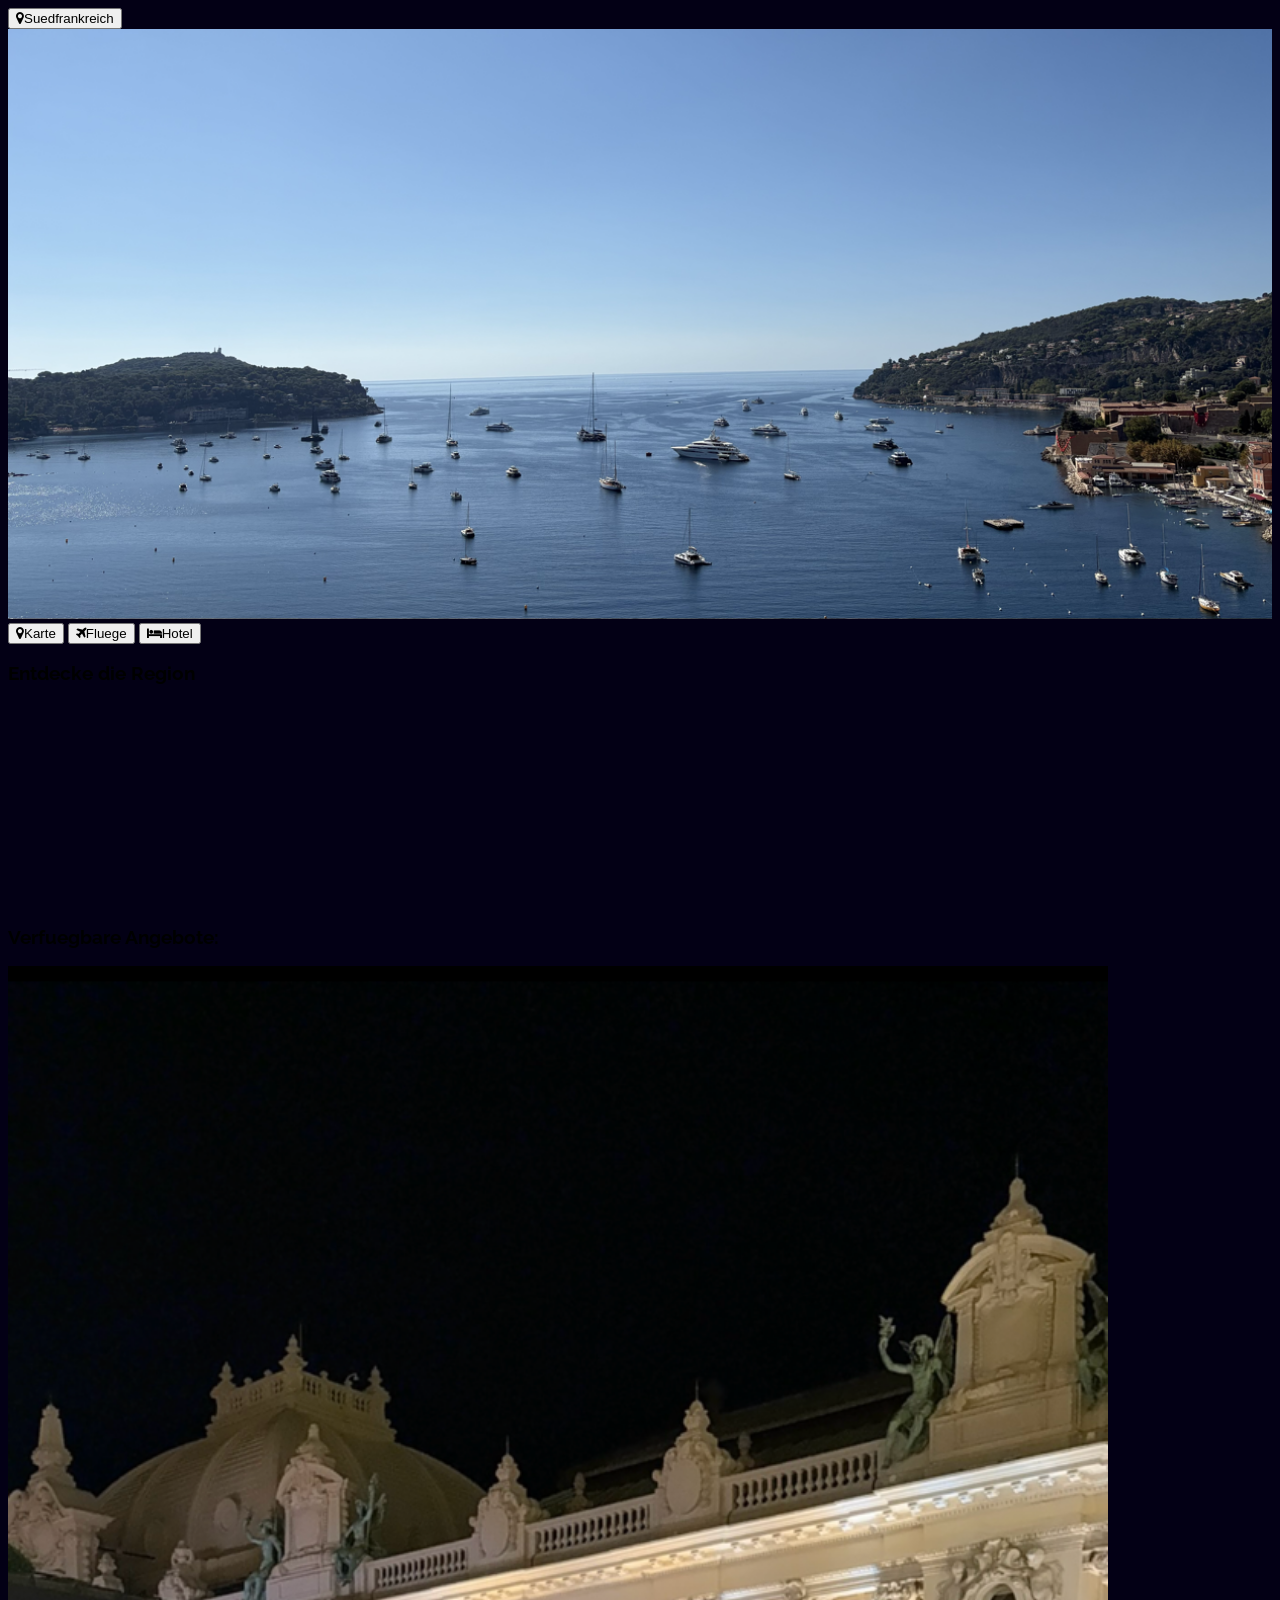
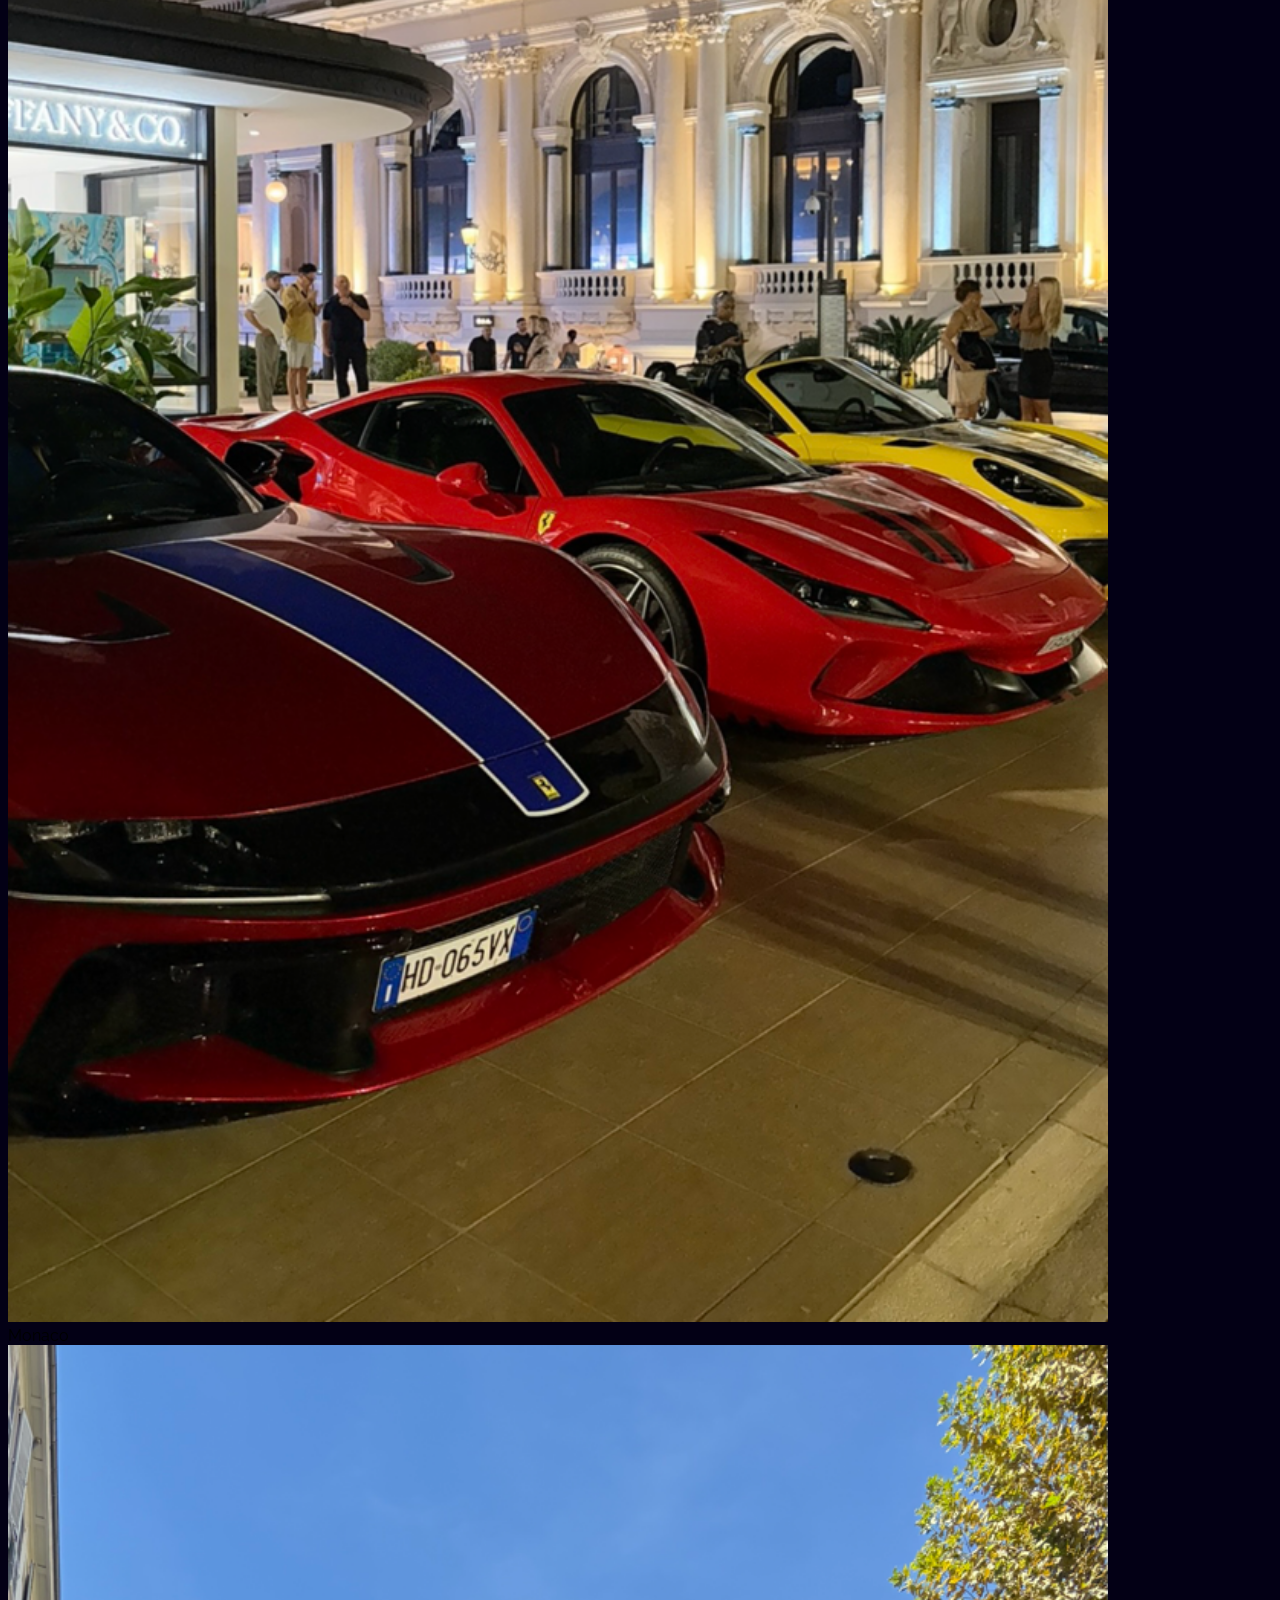
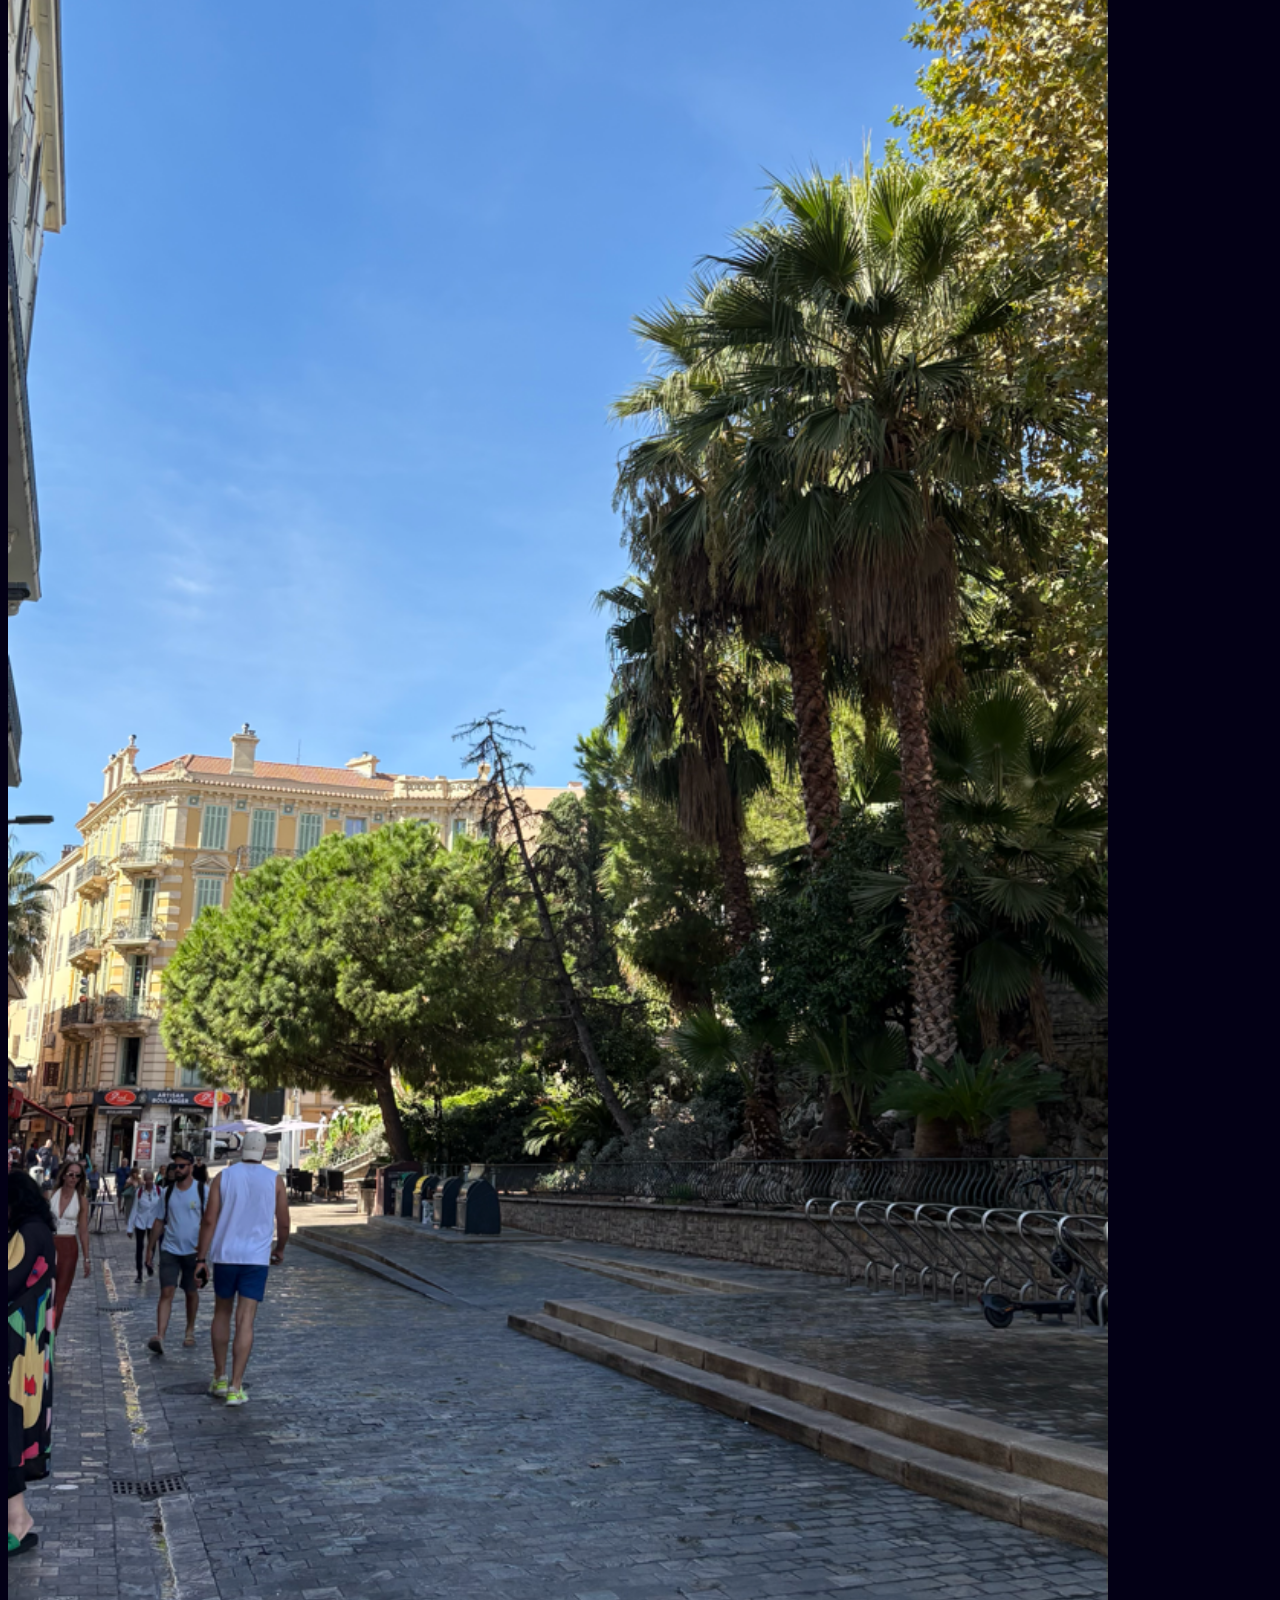
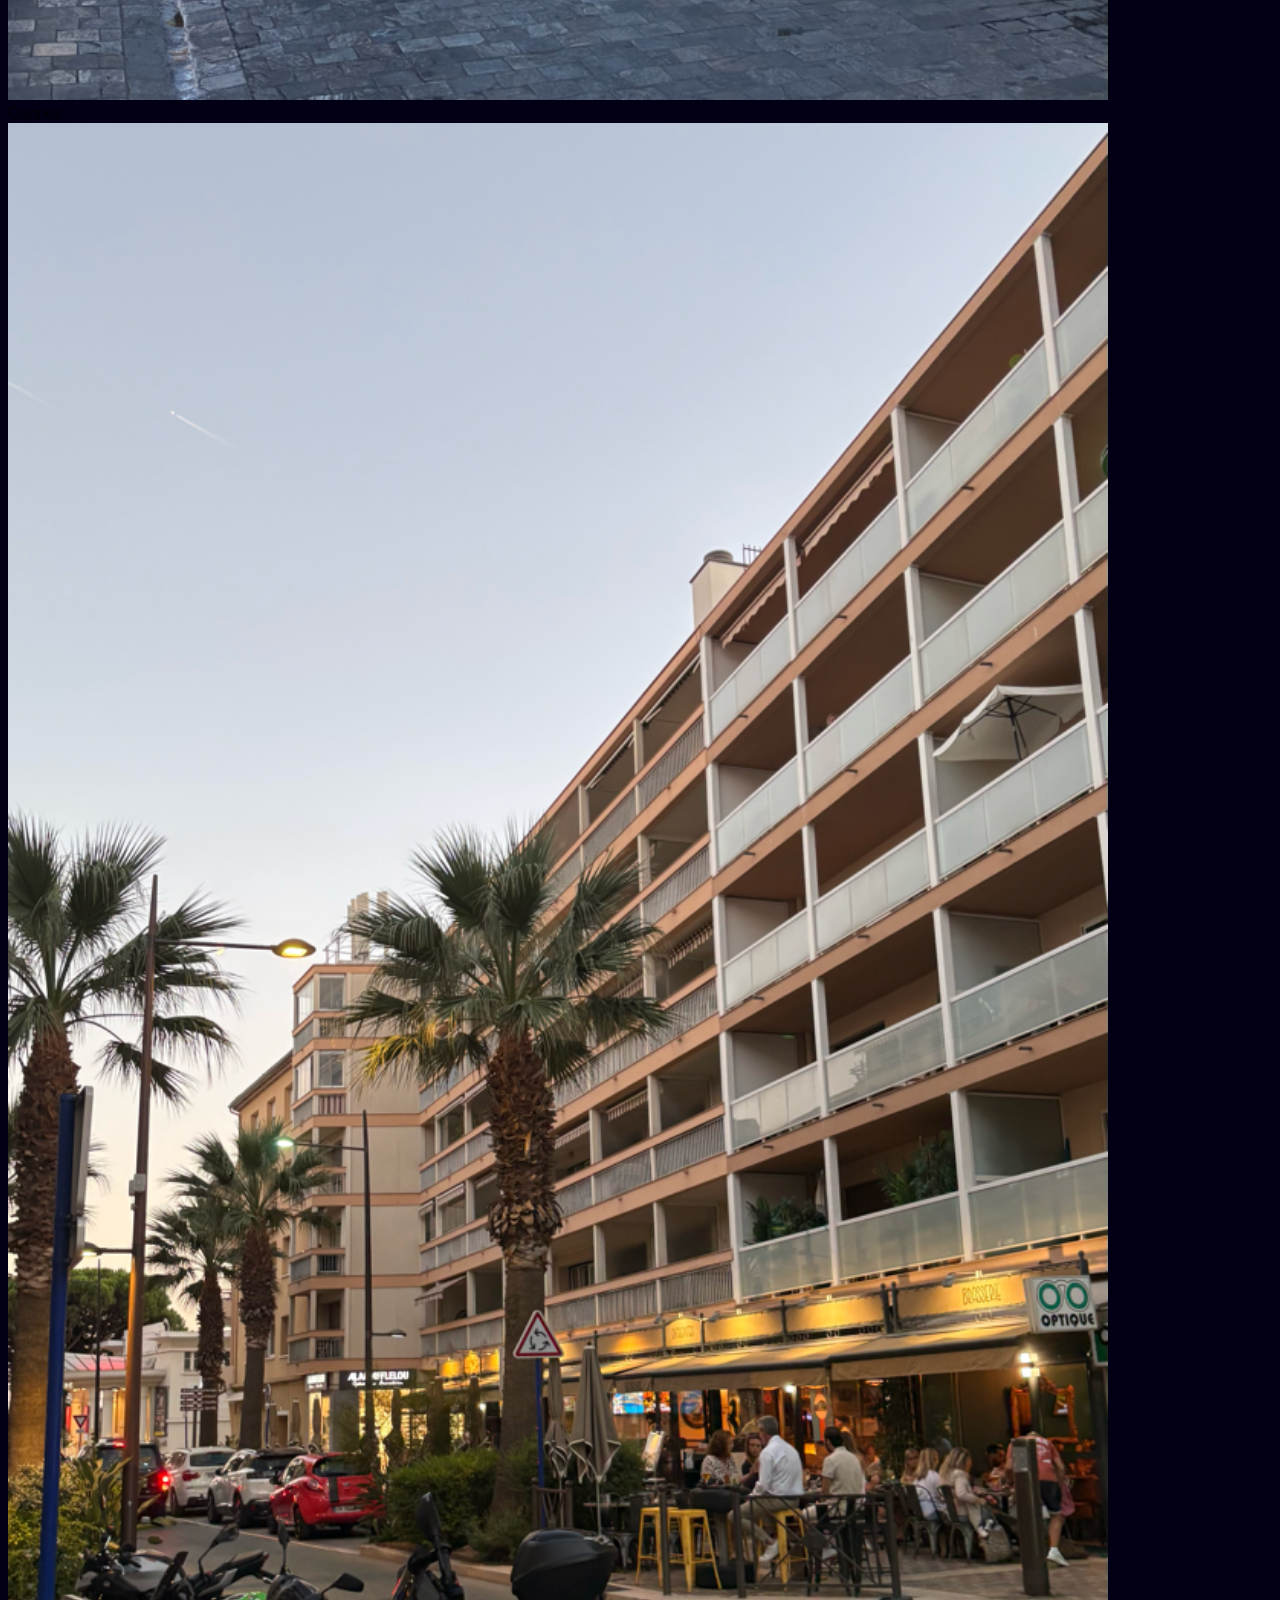
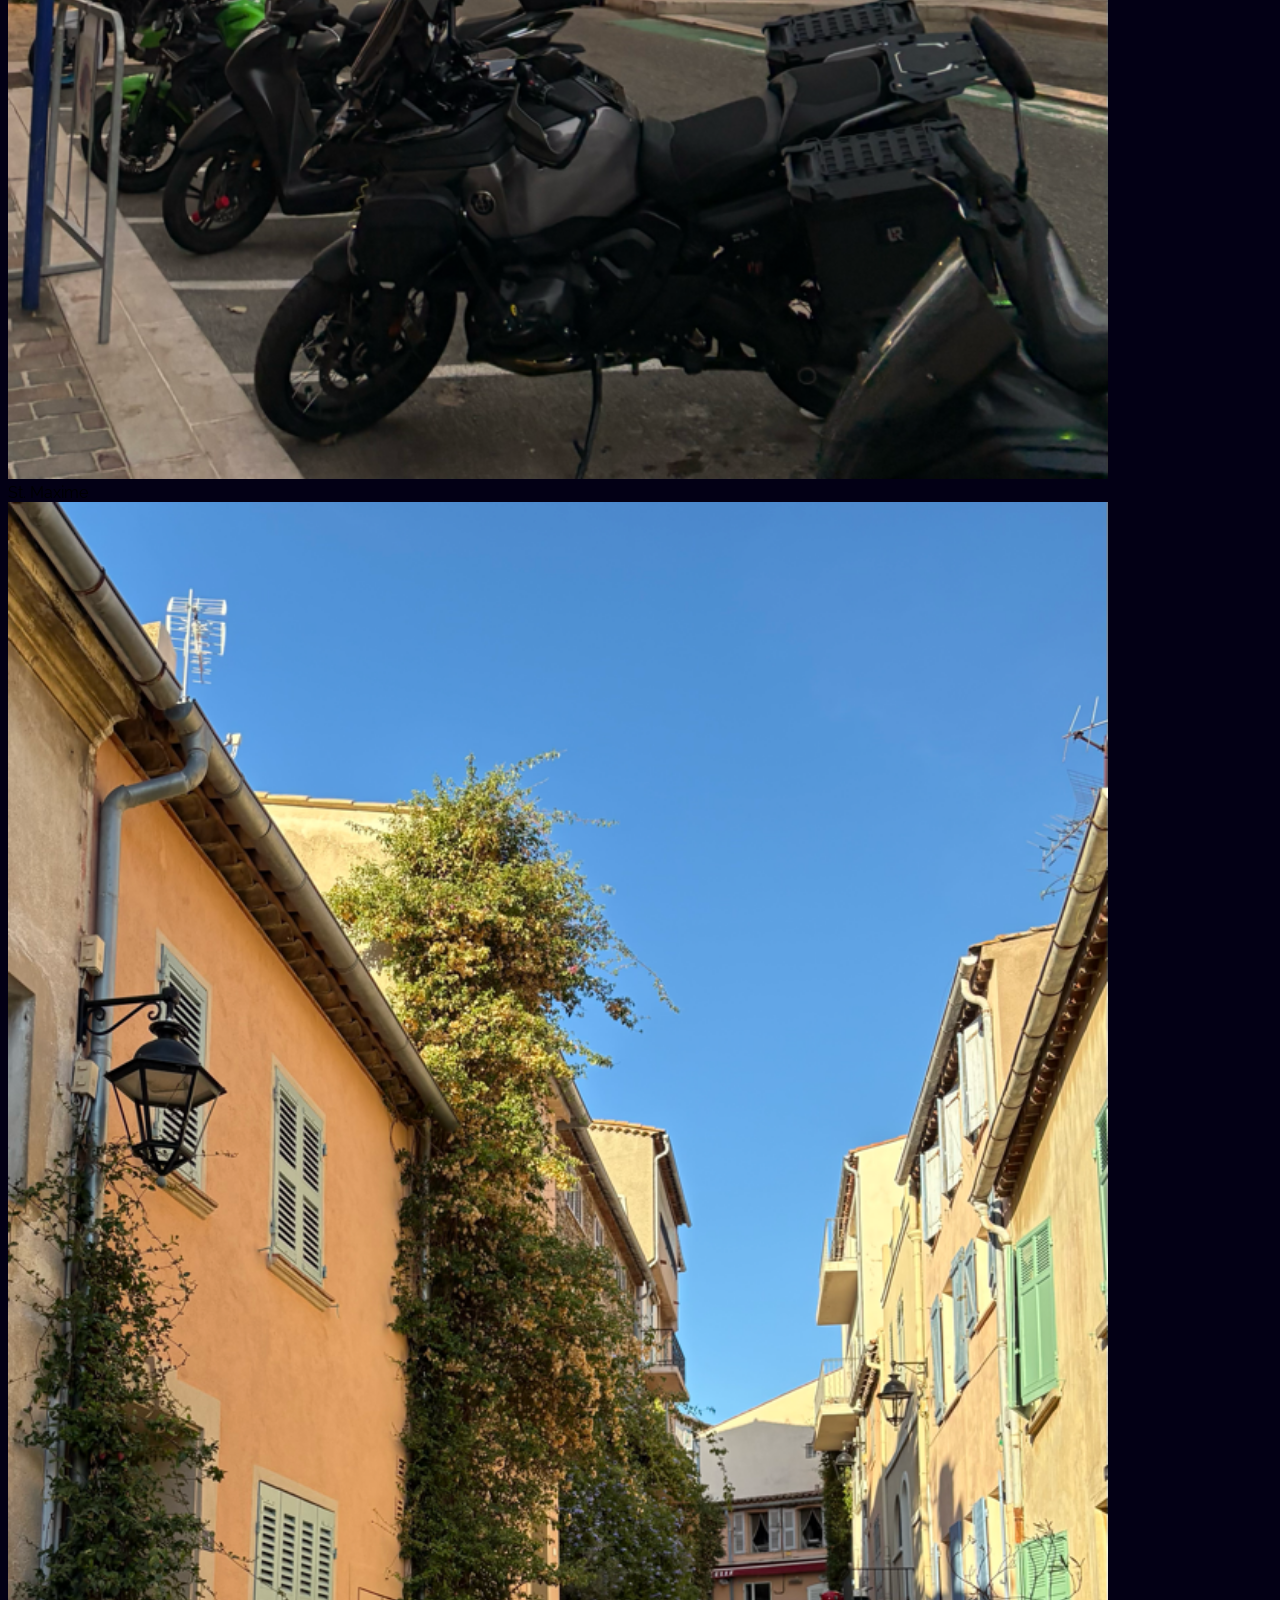
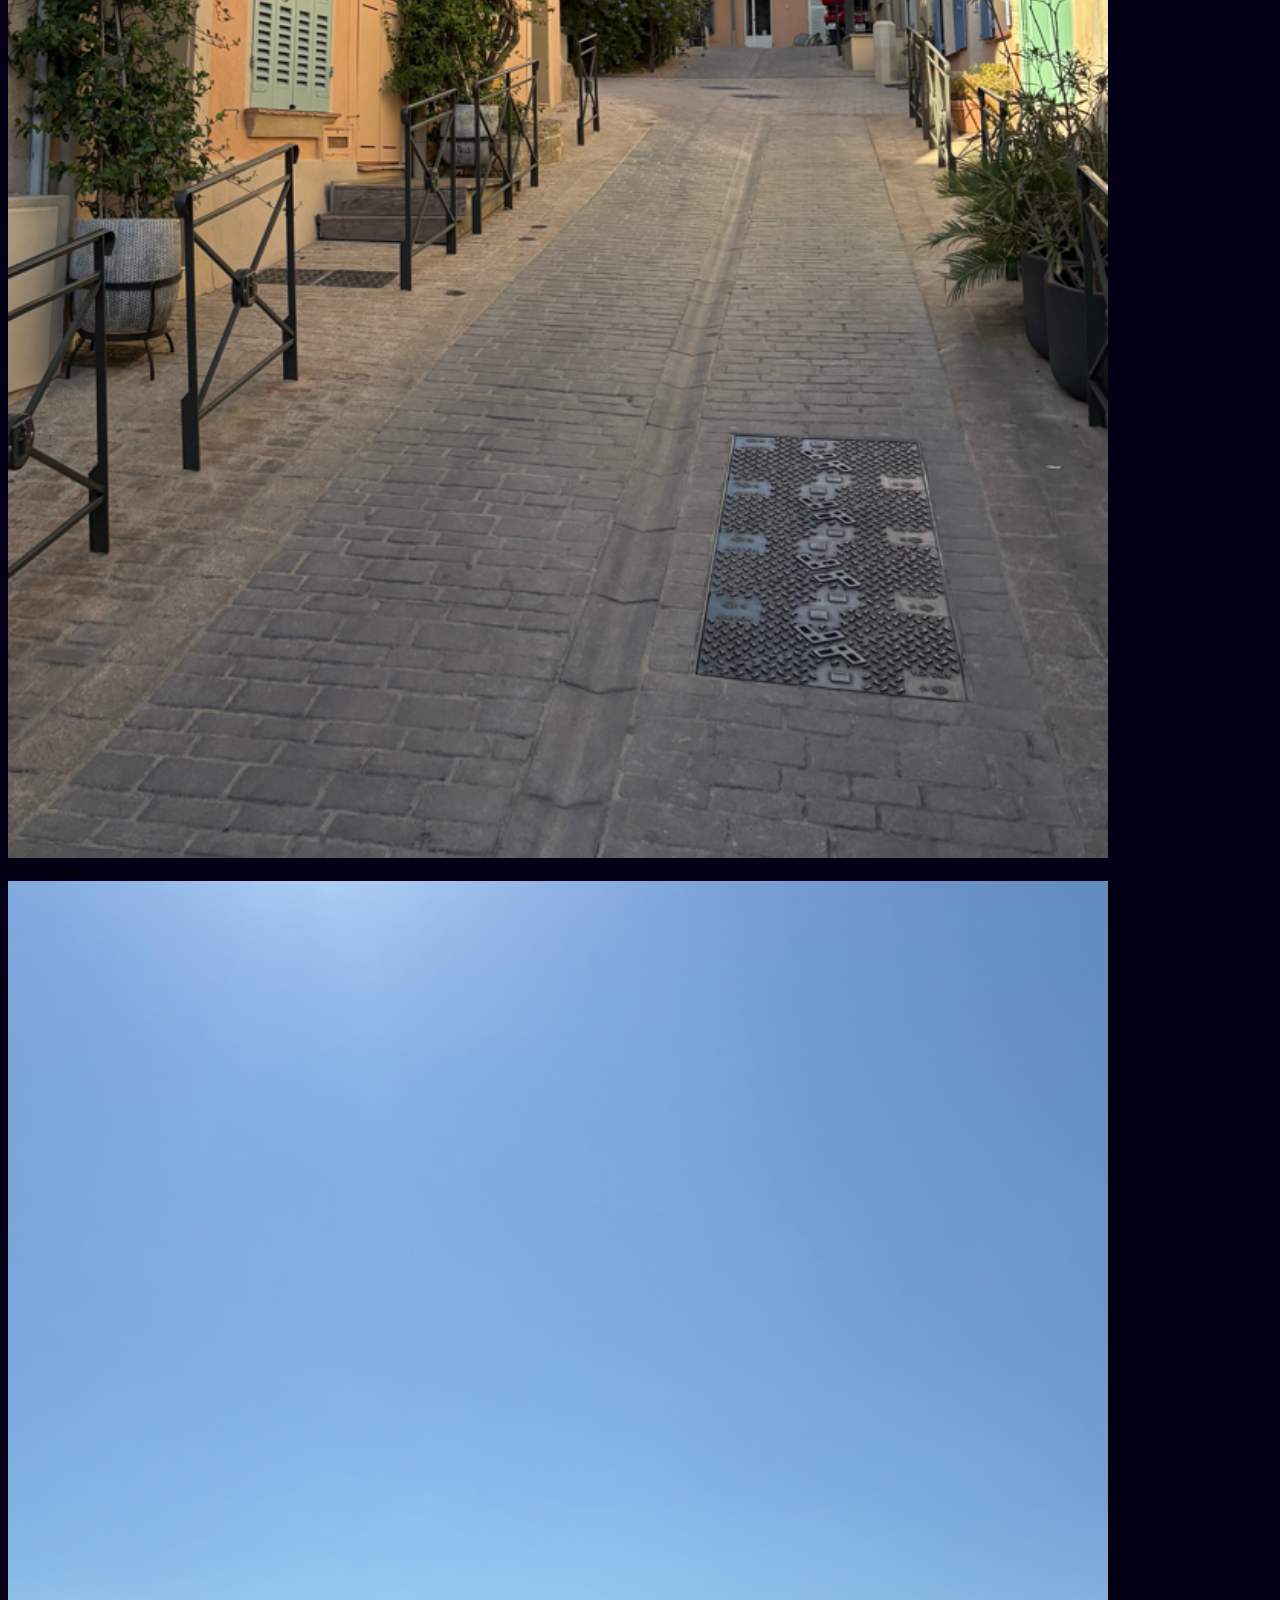
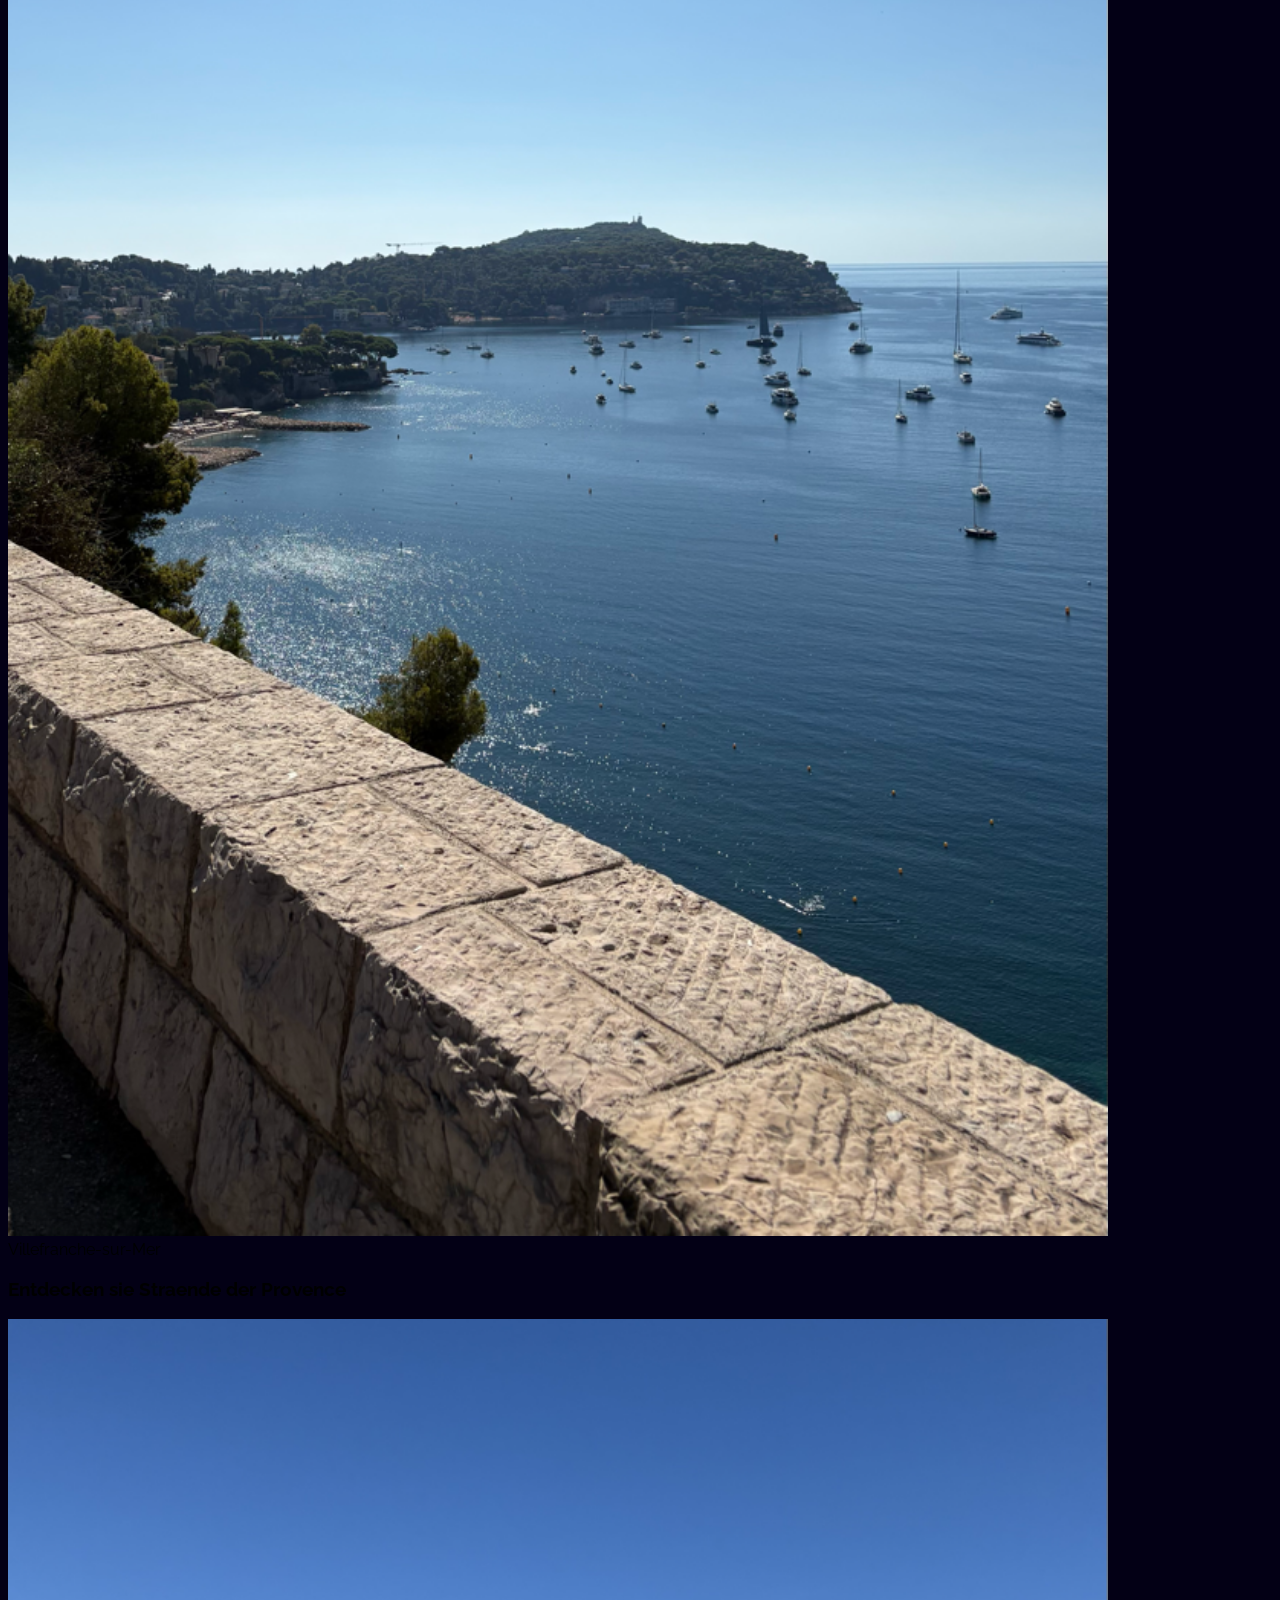
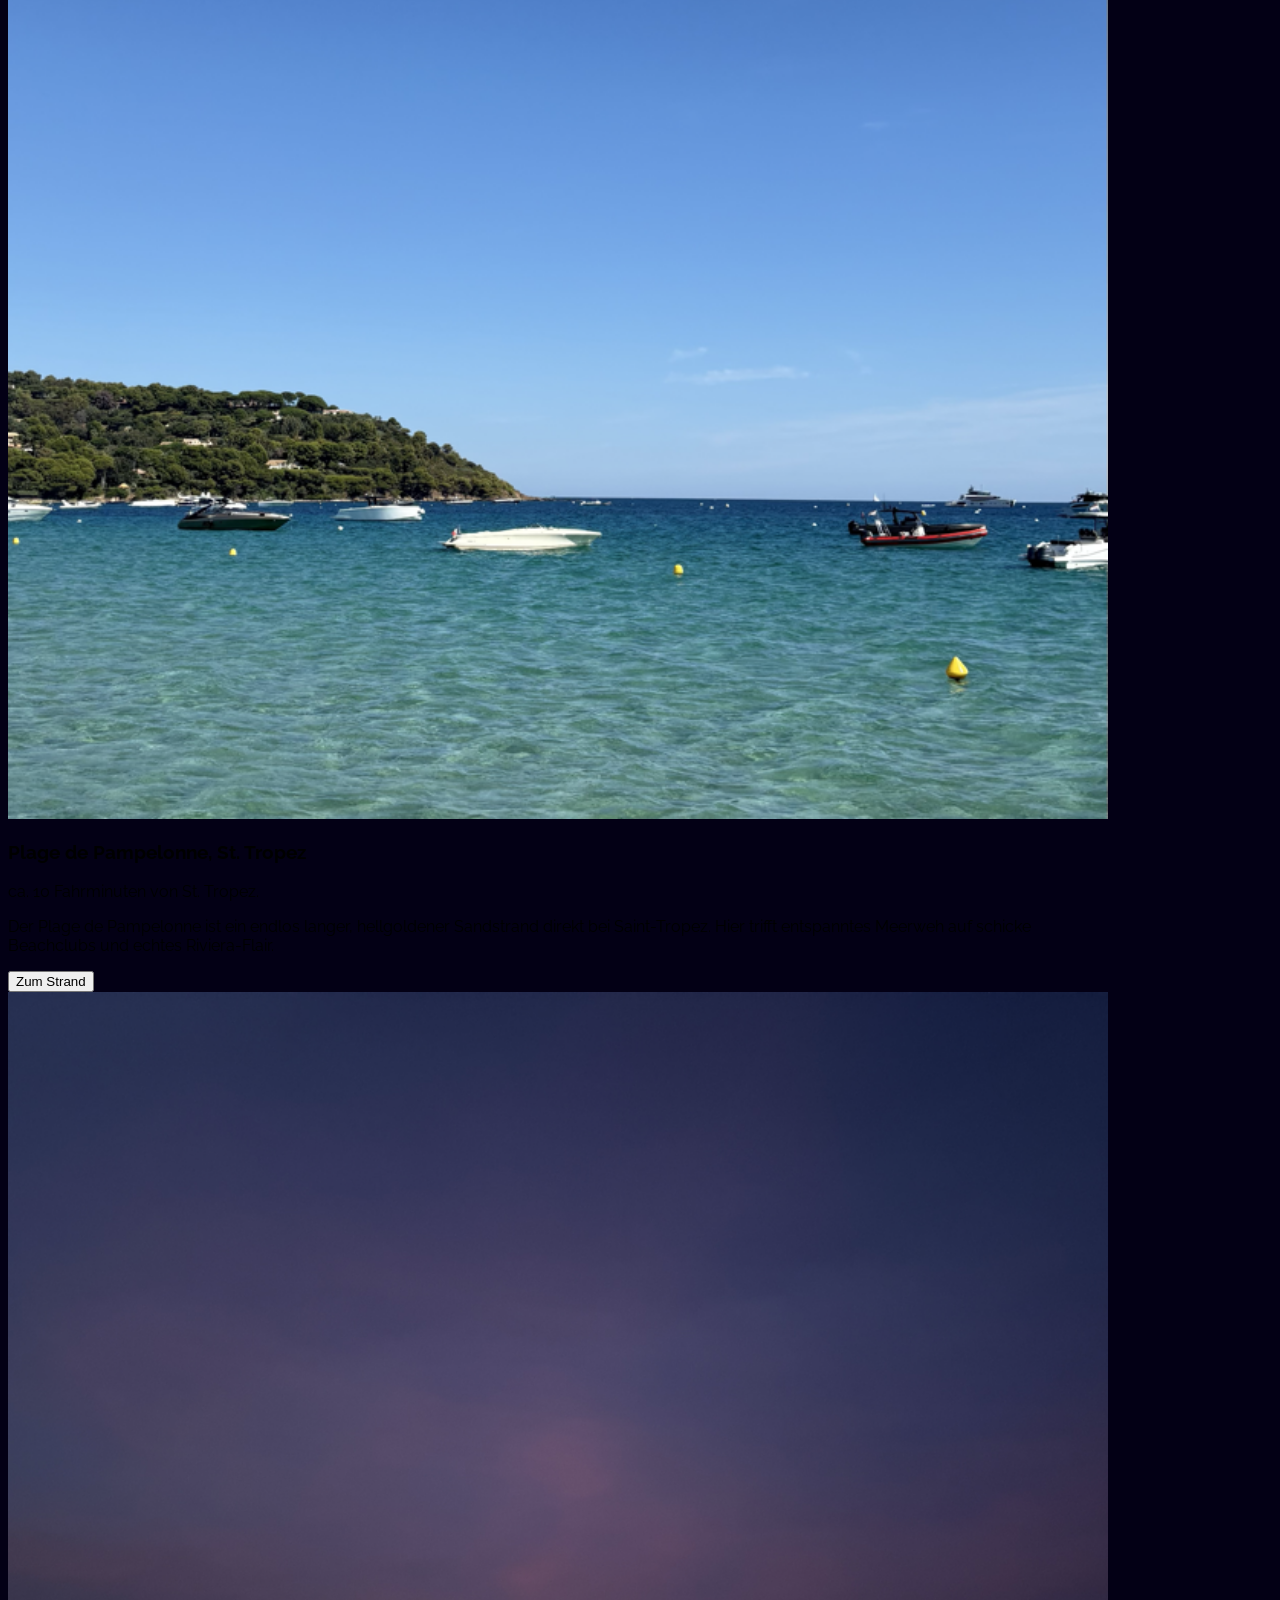
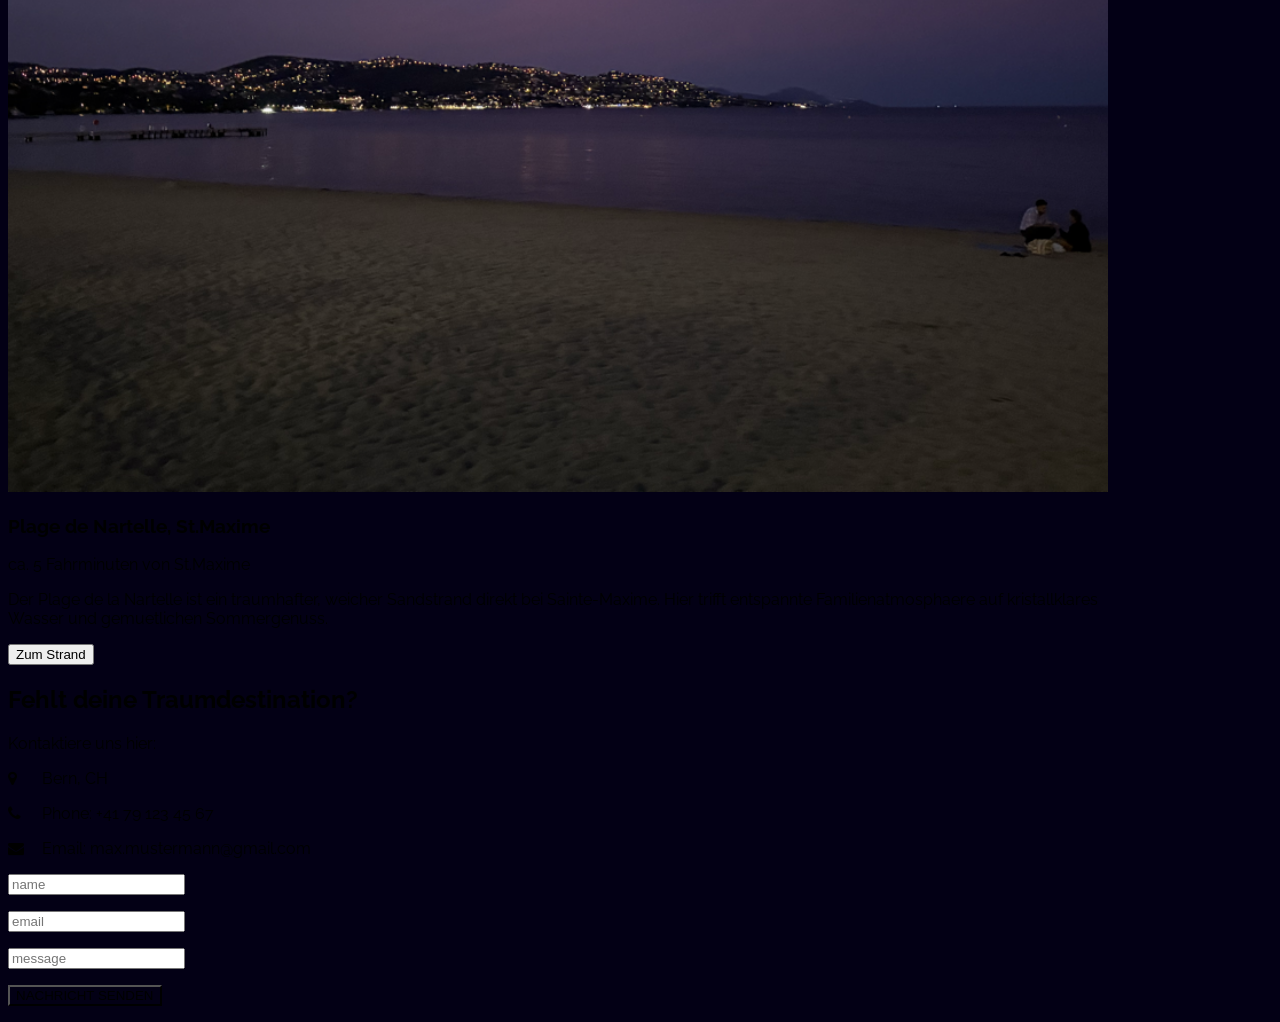
<file: Teil_2/index.html>
<!doctype html>
<html lang="en">
  <title>Suedfrankreich</title>
  <meta name="viewport" content="width=device-width, initial-scale=1" />
  <link rel="stylesheet" href="https://www.w3schools.com/w3css/5/w3.css" />
  <link rel="stylesheet" href="custom.css" />
  <link
    rel="stylesheet"
    href="https://fonts.googleapis.com/css?family=Raleway"
  />
  <link
    rel="stylesheet"
    href="https://cdnjs.cloudflare.com/ajax/libs/font-awesome/4.7.0/css/font-awesome.min.css"
  />
  <script src="script.js"></script>

  <style>
    body,
    h1,
    h2,
    h3,
    h4,
    h5,
    h6 {
      font-family: "Raleway", Arial, Helvetica, sans-serif;
    }
  </style>

  <body class="w3-black">
    <!-- Navigation Bar -->
    <div class="w3-flex w3-black w3-xlarge">
      <a class="w3-button w3-hover-white">
        <button id="myBtn" class="w3-button w3-theme w3-hover-white">
          <i class="fa fa-map-marker w3-margin-right"></i>Suedfrankreich
        </button>
      </a>
      <div id="myModal" class="modal">
        <!-- Modal content -->
        <div class="modal-content">
          <div class="modal-header">
            <span class="close">&times;</span>
            <h2>Infos zur Webseite</h2>
          </div>
          <div class="modal-body">
            <p>
              Diese Webseite ist Individuelll anhand der W3schools Templates
              fuer ein Fiktives Reisebuero angepasst worden.
            </p>
            <p>Alle Bilder wurden von mir Selber aufgenommen :).</p>
          </div>
          <div class="modal-footer"></div>
        </div>
      </div>
    </div>
    <script>
      // Get the modal
      var modal = document.getElementById("myModal");

      // Get the button that opens the modal
      var btn = document.getElementById("myBtn");

      // Get the <span> element that closes the modal
      var span = document.getElementsByClassName("close")[0];

      // When the user clicks the button, open the modal
      btn.onclick = function () {
        modal.style.display = "block";
      };

      // When the user clicks on <span> (x), close the modal
      span.onclick = function () {
        modal.style.display = "none";
      };

      // When the user clicks anywhere outside of the modal, close it
      window.onclick = function (event) {
        if (event.target == modal) {
          modal.style.display = "none";
        }
      };
    </script>

    <!-- Header -->
    <header class="w3-display-container w3-content" style="max-width: 1500px">
      <img
        class="Boat"
        src="./img/Boat.png"
        alt="Boats"
        style="width: 100%"
        width="1500"
        height="700"
      />
      <div class="w3-display-middle nav" style="width: 65%">
        <div class="w3-flex w3-black">
          <button class="w3-button tablink" onclick="openLink(event, 'Karte')">
            <i class="fa fa-map-marker w3-margin-right"></i>Karte
          </button>

          <button class="w3-button tablink" onclick="openLink(event, 'Fluege')">
            <i class="fa fa-plane w3-margin-right"></i>Fluege
          </button>

          <button class="w3-button tablink" onclick="openLink(event, 'Hotel')">
            <i class="fa fa-bed w3-margin-right"></i>Hotel
          </button>
        </div>

        <!-- Tabs -->
        <div id="Karte" class="w3-container w3-white w3-padding-16 myLink">
          <h3>Entdecke die Region</h3>

          <iframe
            id="myIframe"
            class="w3-div"
            src="https://www.google.com/maps/embed?pb=!1m18!1m12!1m3!1d462144.24500181526!2d6.014519764990488!3d43.37491147275206!2m3!1f0!2f0!3f0!3m2!1i1024!2i768!4f13.1!3m3!1m2!1s0x12cebc738732d97f%3A0x594966412c5651c0!2zQ8O0dGUgZOKAmUF6dXIsIEZyYW5rcmVpY2g!5e0!3m2!1sde!2sch!4v1790854204337!5m2!1sde!2sch"
            allowfullscreen=""
            loading="lazy"
            referrerpolicy="strict-origin-when-cross-origin"
          ></iframe>
          <div
            class="w3-grid"
            style="
              grid-template-columns: repeat(auto-fit, minmax(220px, 1fr));
              gap: 16px;
            "
          ></div>
        </div>

        <div
          id="Fluege"
          class="w3-container w3-div w3-white w3-padding-16 myLink"
          hidden
        >
          <h3>Moechten sie in die Côte d'Azur Region Fliegen?</h3>
          <button
            onclick="
              window.open('//www.google.com/travel/flights?to=NCE', '_blank')
            "
            class="w3-button w3-dark-gray"
          >
            Verfuegbare Fluege nach Nizza
          </button>
        </div>

        <div
          id="Hotel"
          class="w3-container w3-white w3-padding-16 myLink"
          hidden
        >
          <h3>Finde Hotels in Suedfrankreich</h3>
          <p>Buchen sie ein Hotel direkt auf Booking.com</p>

          <p>
            <button id="Booking" class="w3-button w3-dark-grey">
              Hotels Finden
            </button>
          </p>
          <script>
            document.getElementById("Booking").addEventListener("click", () => {
              window.open(
                "https://www.booking.com/searchresults.html?ss=French-Riviera",
                "_blank",
                "noopener,noreferrer",
              );
            });
          </script>
        </div>
      </div>
    </header>

    <!-- Page Content -->
    <main class="w3-content" style="max-width: 1100px">
      <!-- Good Offers -->
      <section class="w3-container w3-margin-top">
        <h3>Verfuegbare Angebote:</h3>
      </section>

      <div
        class="w3-grid w3-padding w3-text-white w3-large"
        style="
          grid-template-columns: repeat(auto-fit, minmax(300px, 1fr));
          gap: 16px;
        "
      >
        <div class="w3-display-container">
          <img src="./img/Monaco.png" alt="Monaco" style="width: 100%" />
          <span class="w3-display-bottomleft w3-padding">Monaco</span>
        </div>

        <div class="w3-grid" style="grid-template-columns: 1fr 1fr; gap: 16px">
          <div class="w3-display-container">
            <img src="./img/Cannes.png" alt="Cannes" style="width: 100%" />
            <span class="w3-display-bottomleft w3-padding">Cannes</span>
          </div>

          <div class="w3-display-container">
            <img
              src="./img/Maxime.png"
              alt="San Francisco"
              style="width: 100%"
            />
            <span class="w3-display-bottomleft w3-padding">St. Maxime</span>
          </div>

          <div class="w3-display-container">
            <img src="./img/Tropez.png" alt="St. Tropez" style="width: 100%" />
            <span class="w3-display-bottomleft w3-padding">St. Tropez</span>
          </div>

          <div class="w3-display-container">
            <img
              src="./img/Villefranche.png"
              alt="Villefranche-sur-Mer"
              style="width: 100%"
            />
            <span class="w3-display-bottomleft w3-padding"
              >Villefranche-sur-Mer</span
            >
          </div>
        </div>
      </div>

      <!-- Explore Nature -->
      <section class="w3-container">
        <h3>Entdecken sie Straende der Provence</h3>
      </section>

      <div
        class="w3-grid w3-padding"
        style="
          grid-template-columns: repeat(auto-fit, minmax(300px, 1fr));
          gap: 16px;
        "
      >
        <article>
          <img
            src="./img/Strand.png"
            alt="Plage de Pampelonne, St. Tropez"
            style="width: 100%"
          />

          <div class="w3-container w3-white">
            <h3>Plage de Pampelonne, St. Tropez</h3>
            <p class="w3-opacity">ca. 10 Fahrminuten von St. Tropez.</p>
            <p>
              Der Plage de Pampelonne ist ein endlos langer, hellgoldener
              Sandstrand direkt bei Saint-Tropez. Hier trifft entspanntes
              Meerweh auf schicke Beachclubs und echtes Riviera-Flair.
            </p>
            <button
              onclick="
                window.open(
                  'https://maps.google.com/?q=Plage+de+Pampelonne',
                  '_blank',
                )
              "
              class="w3-button w3-margin-bottom"
            >
              Zum Strand
            </button>
          </div>
        </article>

        <article>
          <img
            src="./img/Strandnacht.png"
            alt="Plage de Nartelle, St.Maxime"
            style="width: 100%"
          />

          <div class="w3-container w3-white">
            <h3>Plage de Nartelle, St.Maxime</h3>
            <p class="w3-opacity">ca. 5 Fahrminuten von St.Maxime</p>
            <p>
              Der Plage de la Nartelle ist ein traumhafter, weicher Sandstrand
              direkt bei Sainte-Maxime. Hier trifft entspannte
              Familienatmosphaere auf kristallklares Wasser und gemuetlichen
              Sommergenuss.
            </p>
            <button
              onclick="
                window.open(
                  'https://maps.google.com/?q=Plage+de+la+Nartelle',
                  '_blank',
                )
              "
              class="w3-button w3-margin-bottom"
            >
              Zum Strand
            </button>
          </div>
        </article>
      </div>

      <!-- Contact -->
      <section class="w3-container">
        <h2>Fehlt deine Traumdestination?</h2>
        <p>Kontaktiere uns hier:</p>

        <p>
          <i class="fa fa-map-marker" style="width: 30px"></i>
          Bern, CH
        </p>

        <p>
          <i class="fa fa-phone" style="width: 30px"></i>
          Phone: +41 79 123 45 67
        </p>

        <p>
          <i class="fa fa-envelope" style="width: 30px"></i>
          Email: max.mustermann@gmail.com
        </p>

        <form id="contactForm" target="_blank">
          <p>
            <input
              class="w3-input w3-padding-16 w3-border"
              type="text"
              placeholder="name"
              required
              id="nameInput"
              name="name"
            />
          </p>

          <p>
            <input
              class="w3-input w3-padding-16 w3-border"
              type="email"
              placeholder="email"
              required
              id="emailInput"
              name="email"
            />
          </p>

          <p>
            <input
              class="w3-input w3-padding-16 w3-border"
              type="text"
              placeholder="message"
              required
              id="messageInput"
              name="message"
            />
          </p>

          <p>
            <button class="w3-button w3-black w3-padding-large" type="submit">
              NACHRICHT SENDEN
            </button>
          </p>
        </form>
      </section>
    </main>

    <script>
      const tabs = document.querySelectorAll(".myLink");
      const tabButtons = document.querySelectorAll(".tablink");

      function openLink(event, linkName) {
        tabs.forEach((tab) => {
          tab.hidden = true;
        });

        tabButtons.forEach((button) => {
          button.classList.remove("w3-white");
        });

        document.getElementById(linkName).hidden = false;
        event.currentTarget.classList.add("w3-white");
      }
    </script>
  </body>
</html>
</file>
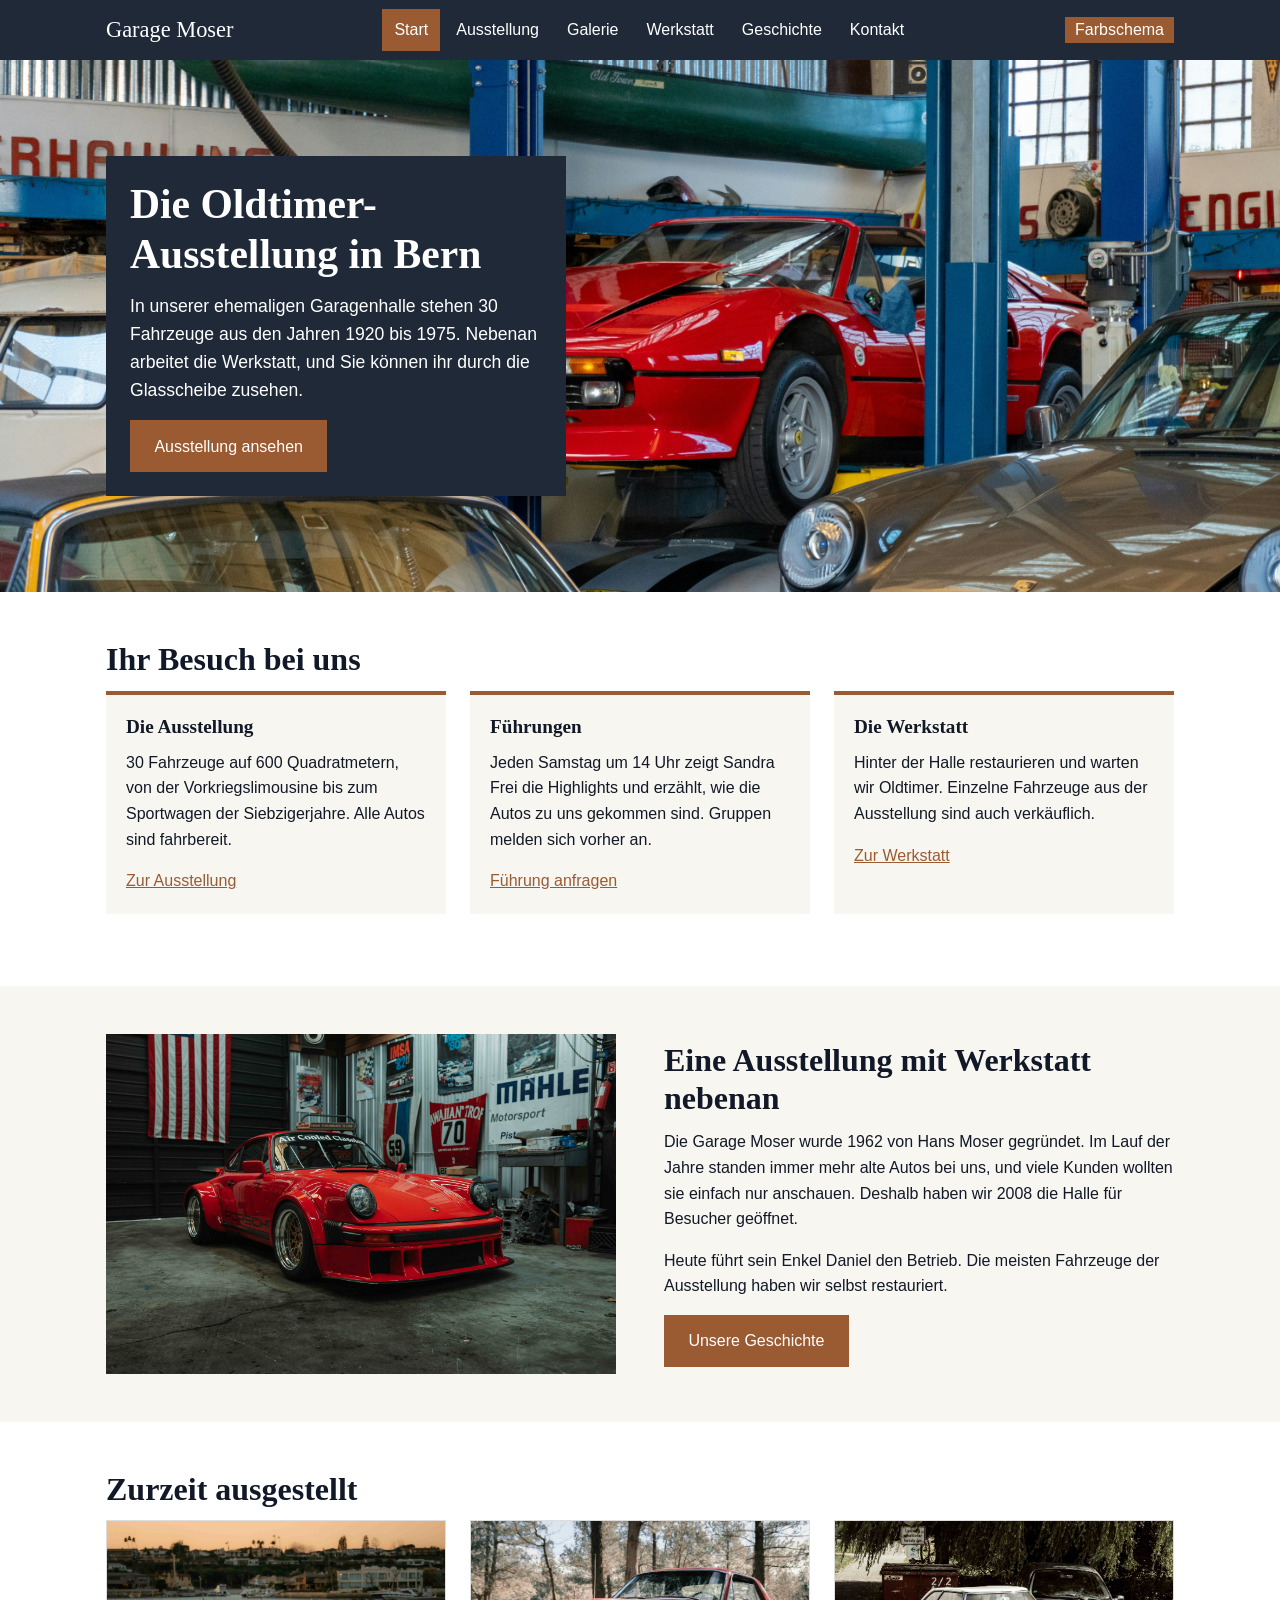
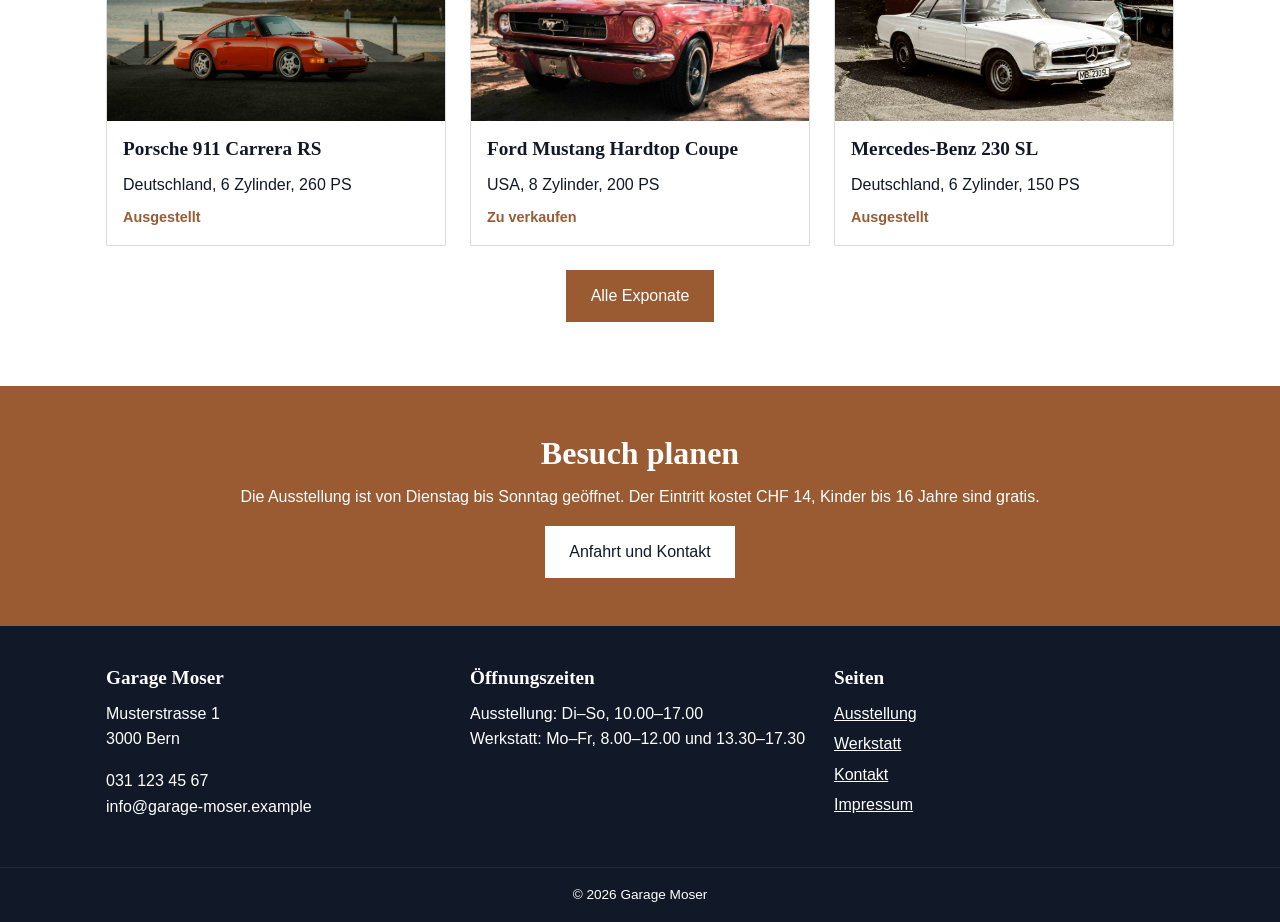
<file: Teil_3/index.html>
<!doctype html>
<html lang="de">
  <head>
    <meta charset="UTF-8" />
    <meta name="viewport" content="width=device-width, initial-scale=1.0" />
    <meta
      name="description"
      content="Oldtimer-Ausstellung mit Werkstatt in Bern: 30 Fahrzeuge aus den Jahren 1920 bis 1975."
    />
    <title>Garage Moser – Oldtimer-Ausstellung</title>
    <link rel="stylesheet" href="css/style.css" />
    <script src="js/main.js" defer></script>
  </head>
  <body>
    <header class="kopf">
      <div class="behaelter kopf-inhalt">
        <a href="index.html" class="logo">Garage Moser</a>

        <button
          class="menu-knopf"
          type="button"
          aria-expanded="false"
          aria-controls="hauptnav"
        >
          Menü
        </button>

        <nav class="hauptnav" id="hauptnav">
          <ul>
            <li><a href="index.html" class="aktiv">Start</a></li>
            <li><a href="katalog.html">Ausstellung</a></li>
            <li><a href="galerie.html">Galerie</a></li>
            <li><a href="service.html">Werkstatt</a></li>
            <li><a href="geschichte.html">Geschichte</a></li>
            <li><a href="kontakt.html">Kontakt</a></li>
          </ul>
        </nav>
        <button onclick="toggleTheme()" class="theme-btn">Farbschema</button>
      </div>
    </header>

    <main>
      <section class="hero">
        <div class="behaelter">
          <div class="hero-text">
            <h1>Die Oldtimer-Ausstellung in Bern</h1>
            <p>
              In unserer ehemaligen Garagenhalle stehen 30 Fahrzeuge aus den
              Jahren 1920 bis 1975. Nebenan arbeitet die Werkstatt, und Sie
              können ihr durch die Glasscheibe zusehen.
            </p>
            <a href="katalog.html" class="knopf">Ausstellung ansehen</a>
          </div>
        </div>
      </section>

      <section class="abschnitt">
        <div class="behaelter">
          <h2>Ihr Besuch bei uns</h2>
          <div class="spalten">
            <div class="box">
              <h3>Die Ausstellung</h3>
              <p>
                30 Fahrzeuge auf 600 Quadratmetern, von der Vorkriegslimousine
                bis zum Sportwagen der Siebzigerjahre. Alle Autos sind
                fahrbereit.
              </p>
              <a href="katalog.html">Zur Ausstellung</a>
            </div>
            <div class="box">
              <h3>Führungen</h3>
              <p>
                Jeden Samstag um 14 Uhr zeigt Sandra Frei die Highlights und
                erzählt, wie die Autos zu uns gekommen sind. Gruppen melden sich
                vorher an.
              </p>
              <a href="kontakt.html">Führung anfragen</a>
            </div>
            <div class="box">
              <h3>Die Werkstatt</h3>
              <p>
                Hinter der Halle restaurieren und warten wir Oldtimer. Einzelne
                Fahrzeuge aus der Ausstellung sind auch verkäuflich.
              </p>
              <a href="service.html">Zur Werkstatt</a>
            </div>
          </div>
        </div>
      </section>

      <section class="abschnitt grau">
        <div class="behaelter zwei-spalten">
          <img src="img/Garage.jpg" alt="Ein Porsche in der Werkstatt" />
          <div>
            <h2>Eine Ausstellung mit Werkstatt nebenan</h2>
            <p>
              Die Garage Moser wurde 1962 von Hans Moser gegründet. Im Lauf der
              Jahre standen immer mehr alte Autos bei uns, und viele Kunden
              wollten sie einfach nur anschauen. Deshalb haben wir 2008 die
              Halle für Besucher geöffnet.
            </p>
            <p>
              Heute führt sein Enkel Daniel den Betrieb. Die meisten Fahrzeuge
              der Ausstellung haben wir selbst restauriert.
            </p>
            <a href="geschichte.html" class="knopf">Unsere Geschichte</a>
          </div>
        </div>
      </section>

      <section class="abschnitt">
        <div class="behaelter">
          <h2>Zurzeit ausgestellt</h2>
          <div class="spalten">
            <article class="karte">
              <img src="img/porsche.jpg" alt="Porsche 911" />
              <div class="karte-text">
                <h3>Porsche 911 Carrera RS</h3>
                <p class="daten">Deutschland, 6 Zylinder, 260 PS</p>
                <p class="etikett">Ausgestellt</p>
              </div>
            </article>
            <article class="karte">
              <img src="img/mustang.jpg" alt="Ford Mustang" />
              <div class="karte-text">
                <h3>Ford Mustang Hardtop Coupe</h3>
                <p class="daten">USA, 8 Zylinder, 200 PS</p>
                <p class="etikett">Zu verkaufen</p>
              </div>
            </article>
            <article class="karte">
              <img src="img/mercedes.jpg" alt="Mercedes-Benz" />
              <div class="karte-text">
                <h3>Mercedes-Benz 230 SL</h3>
                <p class="daten">Deutschland, 6 Zylinder, 150 PS</p>
                <p class="etikett">Ausgestellt</p>
              </div>
            </article>
          </div>
          <p class="mitte">
            <a href="katalog.html" class="knopf">Alle Exponate</a>
          </p>
        </div>
      </section>

      <section class="abschnitt braun">
        <div class="behaelter mitte">
          <h2>Besuch planen</h2>
          <p>
            Die Ausstellung ist von Dienstag bis Sonntag geöffnet. Der Eintritt
            kostet CHF 14, Kinder bis 16 Jahre sind gratis.
          </p>
          <a href="kontakt.html" class="knopf hell">Anfahrt und Kontakt</a>
        </div>
      </section>
    </main>

    <footer class="fuss">
      <div class="behaelter fuss-inhalt">
        <div>
          <h3>Garage Moser</h3>
          <p>Musterstrasse 1<br />3000 Bern</p>
          <p>031 123 45 67<br />info@garage-moser.example</p>
        </div>
        <div>
          <h3>Öffnungszeiten</h3>
          <p>
            Ausstellung: Di–So, 10.00–17.00<br />Werkstatt: Mo–Fr, 8.00–12.00
            und 13.30–17.30
          </p>
        </div>
        <div>
          <h3>Seiten</h3>
          <ul>
            <li><a href="katalog.html">Ausstellung</a></li>
            <li><a href="service.html">Werkstatt</a></li>
            <li><a href="kontakt.html">Kontakt</a></li>
            <li><a href="impressum.html">Impressum</a></li>
          </ul>
        </div>
      </div>
      <p class="fuss-unten">© 2026 Garage Moser</p>
    </footer>
  </body>
</html>
</file>
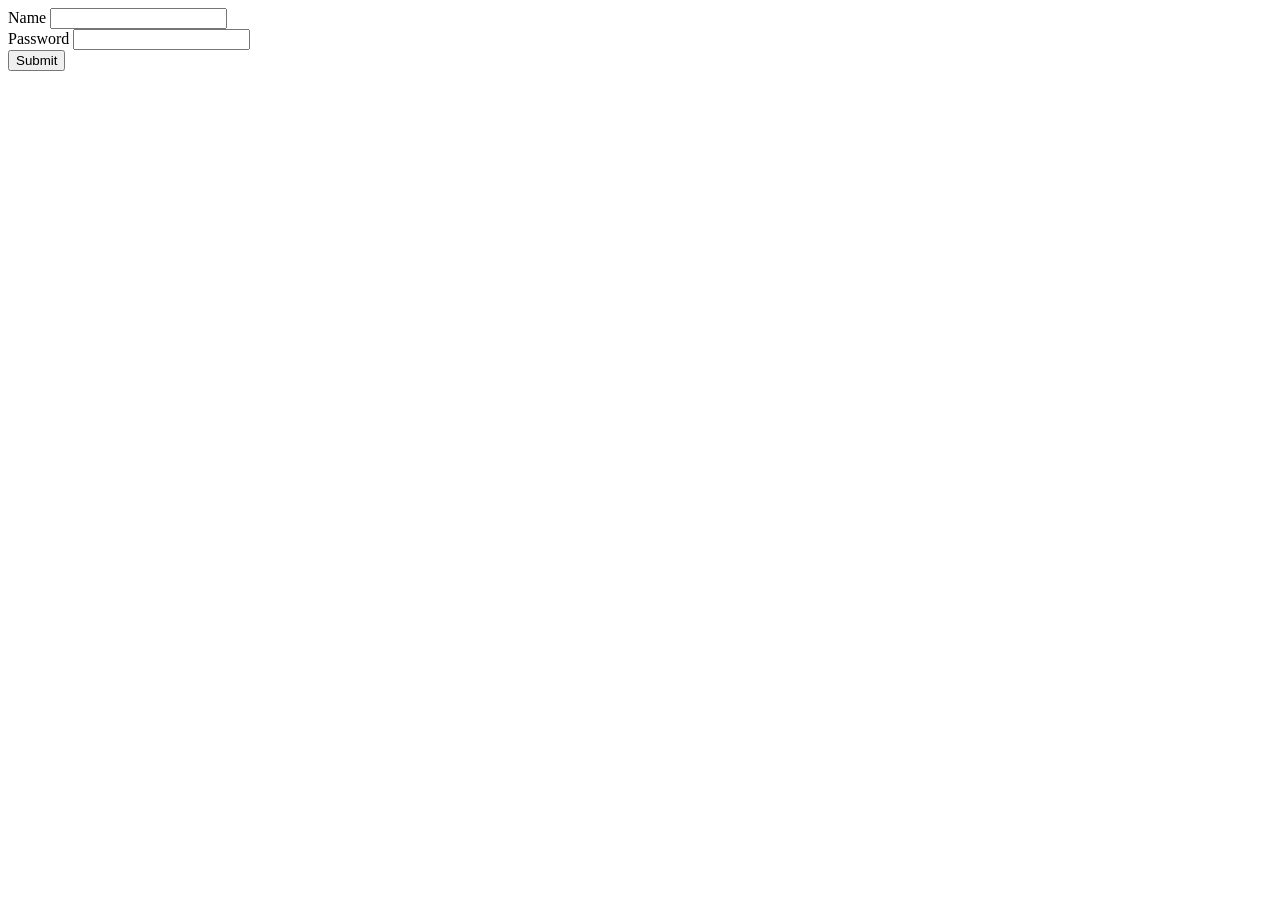
<file: Teil_1/Form_Validation/index.html>
<!doctype html>
<html lang="en">
  <head>
    <meta charset="UTF-8" />
    <meta name="viewport" content="width=device-width, initial-scale=1.0" />
    <title>Document</title>
    <script defer src="script.js"></script>
  </head>
  <body>
    <div id="error"></div>
    <form>
      <div>
        <label for="name">Name</label>
        <input id="name" name="name" type="text" required />
      </div>
      <div>
        <label for="name">Password</label>
        <input id="password" name="password" type="password" />
      </div>
      <button type="submit">Submit</button>
    </form>
  </body>
</html>
</file>
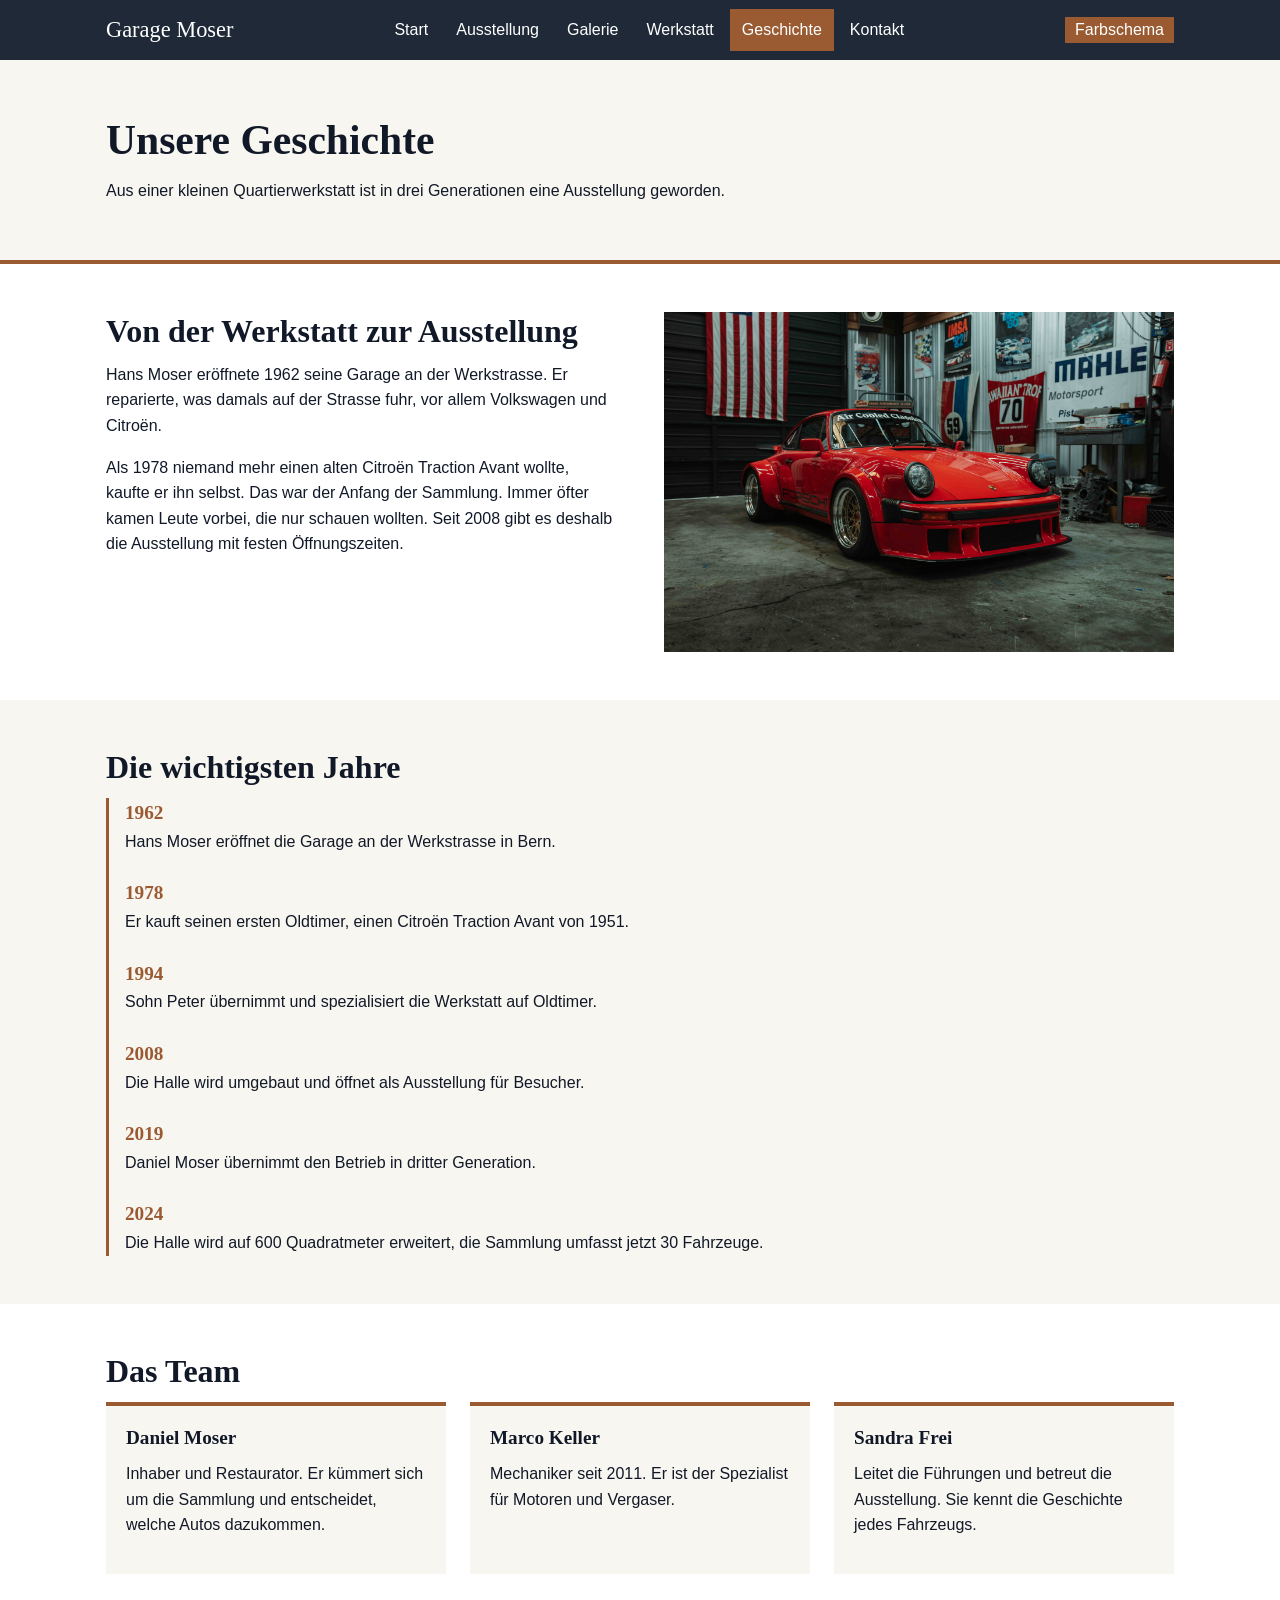
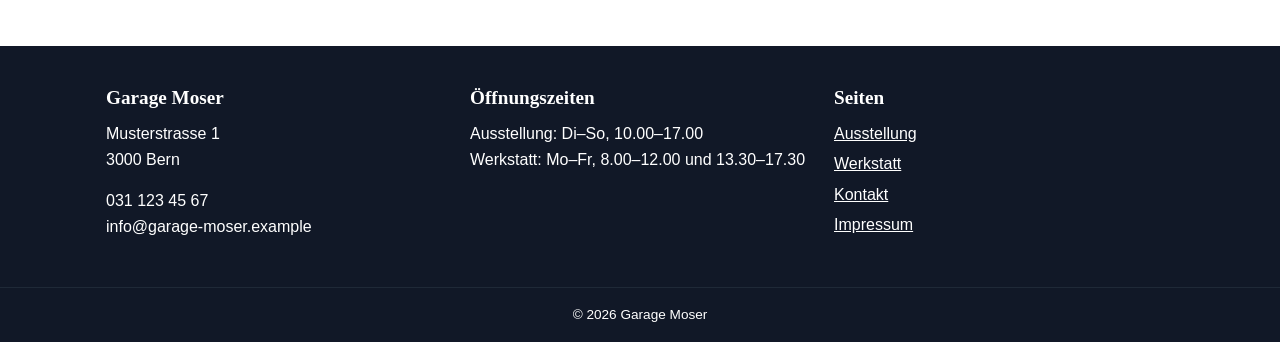
<file: Teil_3/geschichte.html>
<!doctype html>
<html lang="de">
  <head>
    <meta charset="UTF-8" />
    <meta name="viewport" content="width=device-width, initial-scale=1.0" />
    <meta
      name="description"
      content="Die Geschichte der Garage Moser: von der Quartierwerkstatt 1962 zur Oldtimer-Ausstellung."
    />
    <title>Geschichte – Garage Moser</title>
    <link rel="stylesheet" href="css/style.css" />
    <script src="js/main.js" defer></script>
  </head>
  <body>
    <header class="kopf">
      <div class="behaelter kopf-inhalt">
        <a href="index.html" class="logo">Garage Moser</a>

        <button
          class="menu-knopf"
          type="button"
          aria-expanded="false"
          aria-controls="hauptnav"
        >
          Menü
        </button>

        <nav class="hauptnav" id="hauptnav">
          <ul>
            <li><a href="index.html">Start</a></li>
            <li><a href="katalog.html">Ausstellung</a></li>
            <li><a href="galerie.html">Galerie</a></li>
            <li><a href="service.html">Werkstatt</a></li>
            <li><a href="geschichte.html" class="aktiv">Geschichte</a></li>
            <li><a href="kontakt.html">Kontakt</a></li>
          </ul>
        </nav>
        <button onclick="toggleTheme()" class="theme-btn">Farbschema</button>
      </div>
    </header>

    <main>
      <section class="seitentitel">
        <div class="behaelter">
          <h1>Unsere Geschichte</h1>
          <p>
            Aus einer kleinen Quartierwerkstatt ist in drei Generationen eine
            Ausstellung geworden.
          </p>
        </div>
      </section>

      <section class="abschnitt">
        <div class="behaelter zwei-spalten oben">
          <div>
            <h2>Von der Werkstatt zur Ausstellung</h2>
            <p>
              Hans Moser eröffnete 1962 seine Garage an der Werkstrasse. Er
              reparierte, was damals auf der Strasse fuhr, vor allem Volkswagen
              und Citroën.
            </p>
            <p>
              Als 1978 niemand mehr einen alten Citroën Traction Avant wollte,
              kaufte er ihn selbst. Das war der Anfang der Sammlung. Immer öfter
              kamen Leute vorbei, die nur schauen wollten. Seit 2008 gibt es
              deshalb die Ausstellung mit festen Öffnungszeiten.
            </p>
          </div>
          <img
            src="img/Garage.jpg"
            alt="Alte Garage mit einem Oldtimer in der Einfahrt"
          />
        </div>
      </section>

      <section class="abschnitt grau">
        <div class="behaelter">
          <h2>Die wichtigsten Jahre</h2>
          <ul class="zeitstrahl">
            <li>
              <strong>1962</strong>
              Hans Moser eröffnet die Garage an der Werkstrasse in Bern.
            </li>
            <li>
              <strong>1978</strong>
              Er kauft seinen ersten Oldtimer, einen Citroën Traction Avant von
              1951.
            </li>
            <li>
              <strong>1994</strong>
              Sohn Peter übernimmt und spezialisiert die Werkstatt auf Oldtimer.
            </li>
            <li>
              <strong>2008</strong>
              Die Halle wird umgebaut und öffnet als Ausstellung für Besucher.
            </li>
            <li>
              <strong>2019</strong>
              Daniel Moser übernimmt den Betrieb in dritter Generation.
            </li>
            <li>
              <strong>2024</strong>
              Die Halle wird auf 600 Quadratmeter erweitert, die Sammlung
              umfasst jetzt 30 Fahrzeuge.
            </li>
          </ul>
        </div>
      </section>

      <section class="abschnitt">
        <div class="behaelter">
          <h2>Das Team</h2>
          <div class="spalten">
            <div class="box">
              <h3>Daniel Moser</h3>
              <p>
                Inhaber und Restaurator. Er kümmert sich um die Sammlung und
                entscheidet, welche Autos dazukommen.
              </p>
            </div>
            <div class="box">
              <h3>Marco Keller</h3>
              <p>
                Mechaniker seit 2011. Er ist der Spezialist für Motoren und
                Vergaser.
              </p>
            </div>
            <div class="box">
              <h3>Sandra Frei</h3>
              <p>
                Leitet die Führungen und betreut die Ausstellung. Sie kennt die
                Geschichte jedes Fahrzeugs.
              </p>
            </div>
          </div>
        </div>
      </section>
    </main>

    <footer class="fuss">
      <div class="behaelter fuss-inhalt">
        <div>
          <h3>Garage Moser</h3>
          <p>Musterstrasse 1<br />3000 Bern</p>
          <p>031 123 45 67<br />info@garage-moser.example</p>
        </div>
        <div>
          <h3>Öffnungszeiten</h3>
          <p>
            Ausstellung: Di–So, 10.00–17.00<br />Werkstatt: Mo–Fr, 8.00–12.00
            und 13.30–17.30
          </p>
        </div>
        <div>
          <h3>Seiten</h3>
          <ul>
            <li><a href="katalog.html">Ausstellung</a></li>
            <li><a href="service.html">Werkstatt</a></li>
            <li><a href="kontakt.html">Kontakt</a></li>
            <li><a href="impressum.html">Impressum</a></li>
          </ul>
        </div>
      </div>
      <p class="fuss-unten">© 2026 Garage Moser</p>
    </footer>
  </body>
</html>
</file>
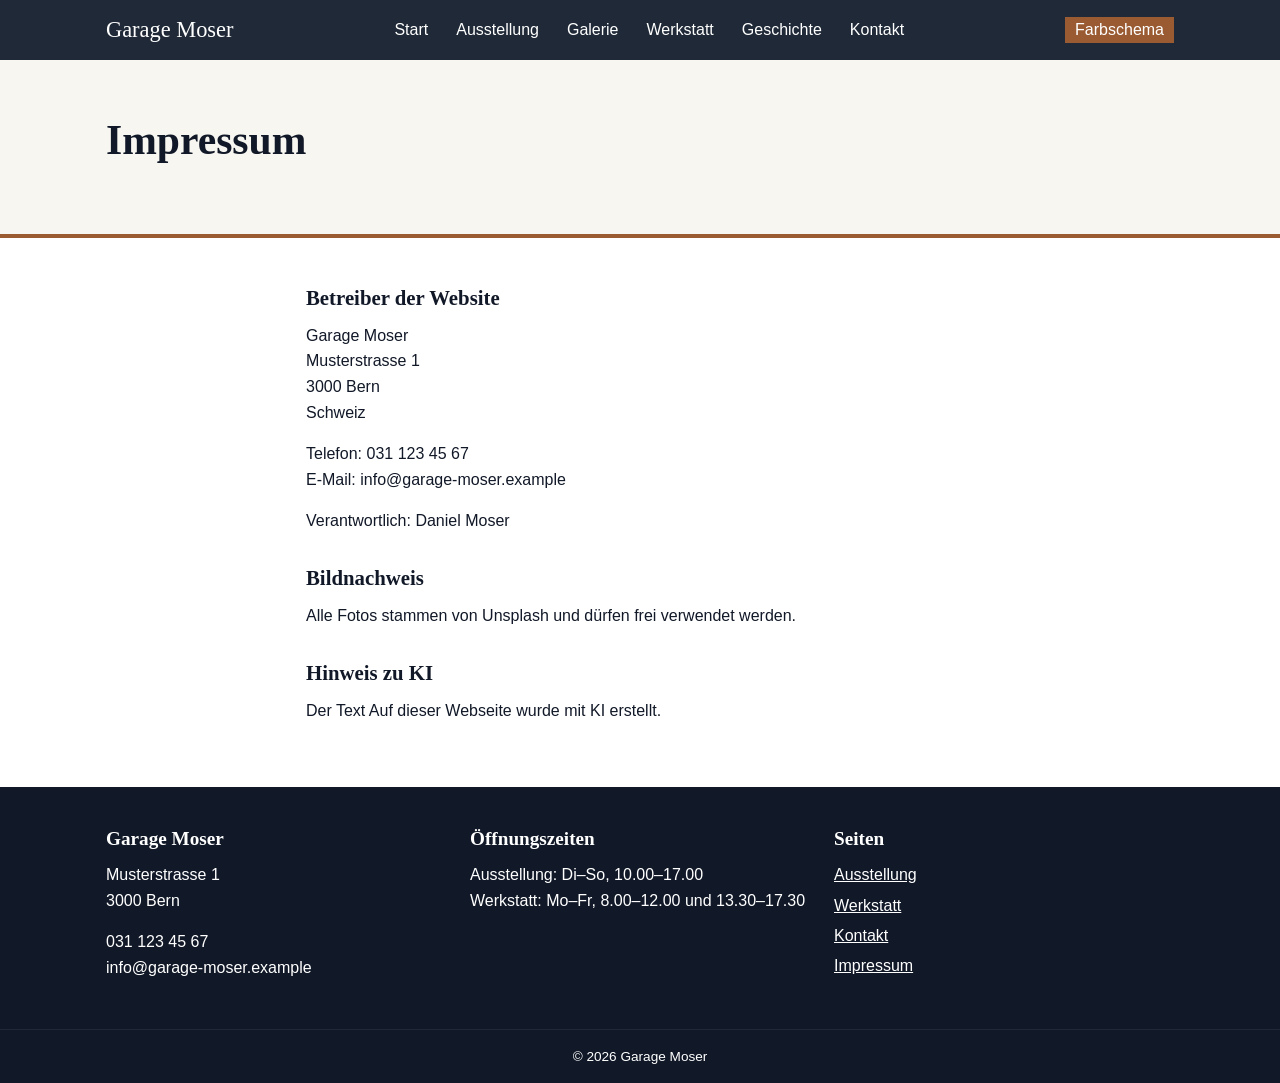
<file: Teil_3/impressum.html>
<!doctype html>
<html lang="de">
  <head>
    <meta charset="UTF-8" />
    <meta name="viewport" content="width=device-width, initial-scale=1.0" />
    <meta
      name="description"
      content="Impressum der Garage Moser: Betreiber, Bildnachweis und rechtliche Hinweise."
    />
    <title>Impressum – Garage Moser</title>
    <link rel="stylesheet" href="css/style.css" />
    <script src="js/main.js" defer></script>
  </head>
  <body>
    <header class="kopf">
      <div class="behaelter kopf-inhalt">
        <a href="index.html" class="logo">Garage Moser</a>

        <button
          class="menu-knopf"
          type="button"
          aria-expanded="false"
          aria-controls="hauptnav"
        >
          Menü
        </button>

        <nav class="hauptnav" id="hauptnav">
          <ul>
            <li><a href="index.html">Start</a></li>
            <li><a href="katalog.html">Ausstellung</a></li>
            <li><a href="galerie.html">Galerie</a></li>
            <li><a href="service.html">Werkstatt</a></li>
            <li><a href="geschichte.html">Geschichte</a></li>
            <li><a href="kontakt.html">Kontakt</a></li>
          </ul>
        </nav>
        <button onclick="toggleTheme()" class="theme-btn">Farbschema</button>
      </div>
    </header>

    <main>
      <section class="seitentitel">
        <div class="behaelter">
          <h1>Impressum</h1>
        </div>
      </section>

      <section class="abschnitt">
        <div class="behaelter text-schmal">
          <h2>Betreiber der Website</h2>
          <p>Garage Moser<br />Musterstrasse 1<br />3000 Bern<br />Schweiz</p>
          <p>Telefon: 031 123 45 67<br />E-Mail: info@garage-moser.example</p>
          <p>Verantwortlich: Daniel Moser</p>

          <h2>Bildnachweis</h2>
          <p>
            Alle Fotos stammen von Unsplash und dürfen frei verwendet werden.
          </p>

          <h2>Hinweis zu KI</h2>
          <p>Der Text Auf dieser Webseite wurde mit KI erstellt.</p>
        </div>
      </section>
    </main>

    <footer class="fuss">
      <div class="behaelter fuss-inhalt">
        <div>
          <h3>Garage Moser</h3>
          <p>Musterstrasse 1<br />3000 Bern</p>
          <p>031 123 45 67<br />info@garage-moser.example</p>
        </div>
        <div>
          <h3>Öffnungszeiten</h3>
          <p>
            Ausstellung: Di–So, 10.00–17.00<br />Werkstatt: Mo–Fr, 8.00–12.00
            und 13.30–17.30
          </p>
        </div>
        <div>
          <h3>Seiten</h3>
          <ul>
            <li><a href="katalog.html">Ausstellung</a></li>
            <li><a href="service.html">Werkstatt</a></li>
            <li><a href="kontakt.html">Kontakt</a></li>
            <li><a href="impressum.html">Impressum</a></li>
          </ul>
        </div>
      </div>
      <p class="fuss-unten">© 2026 Garage Moser</p>
    </footer>
  </body>
</html>
</file>
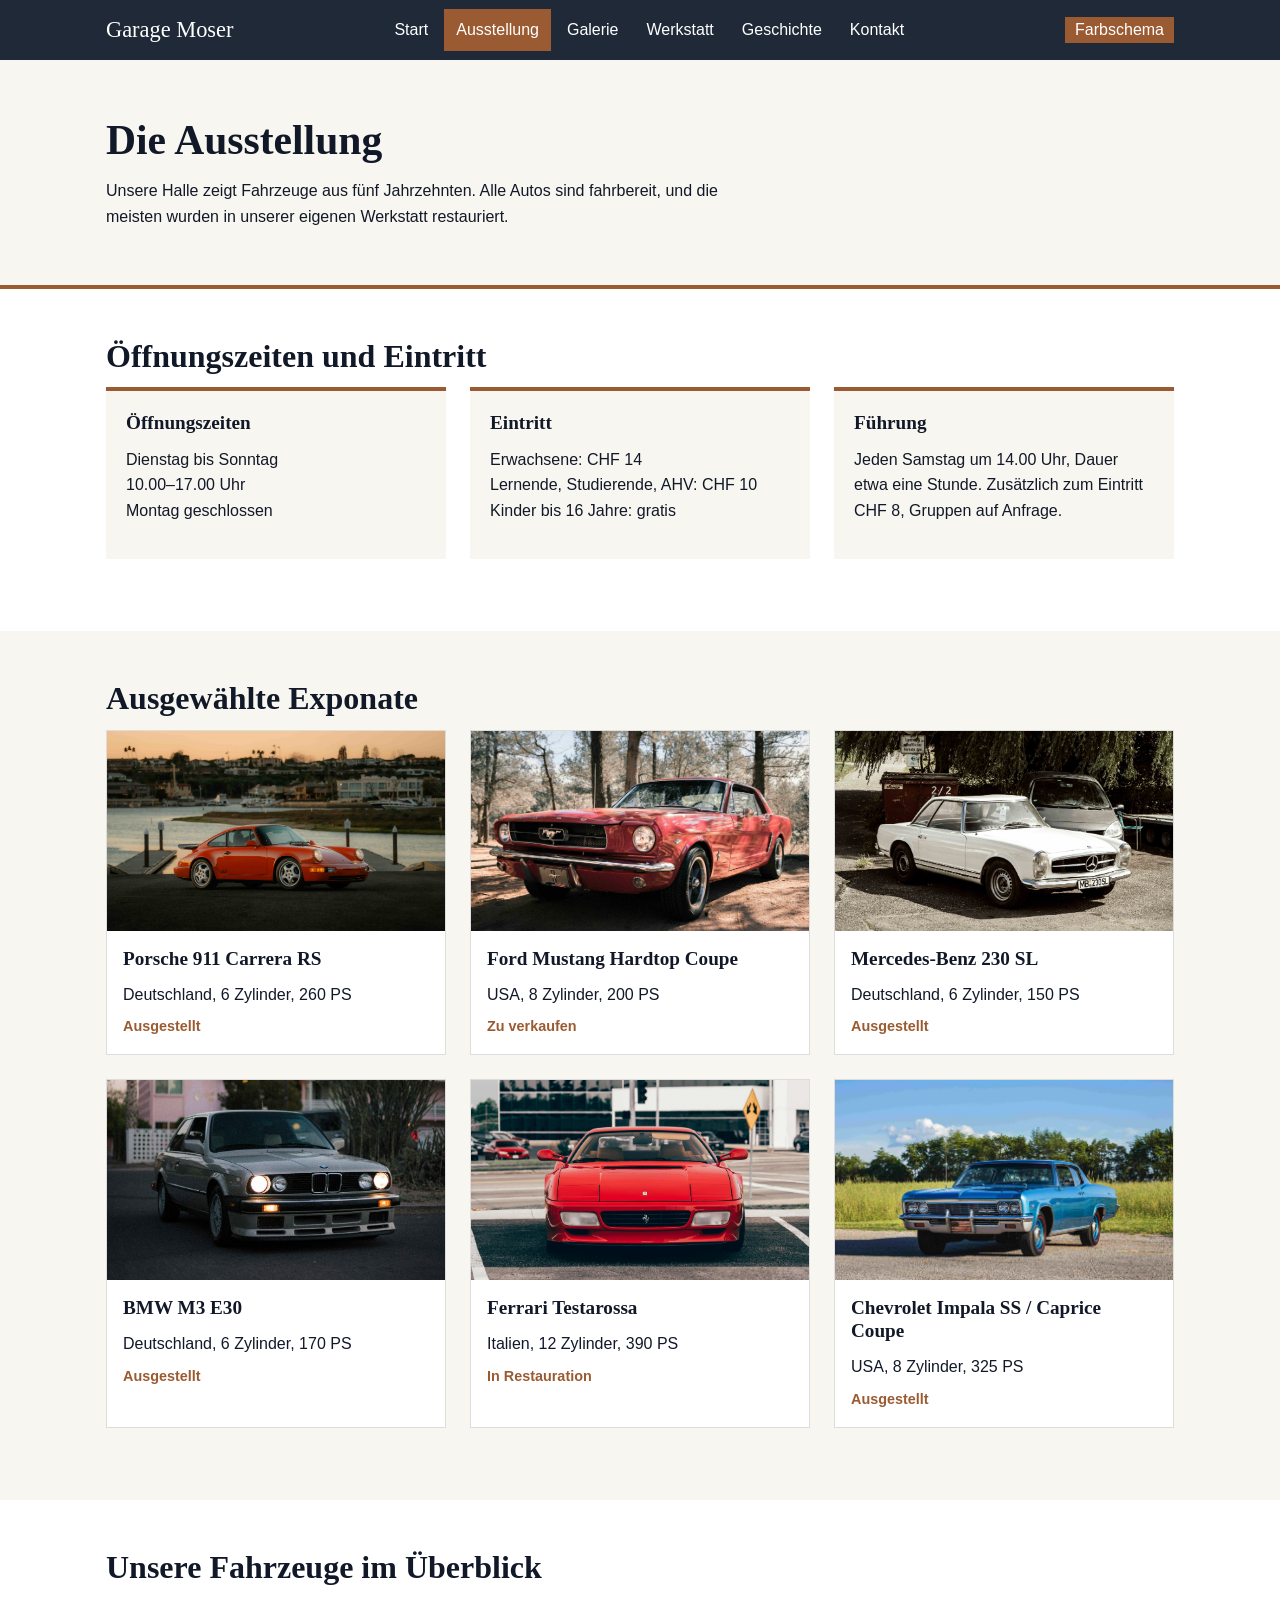
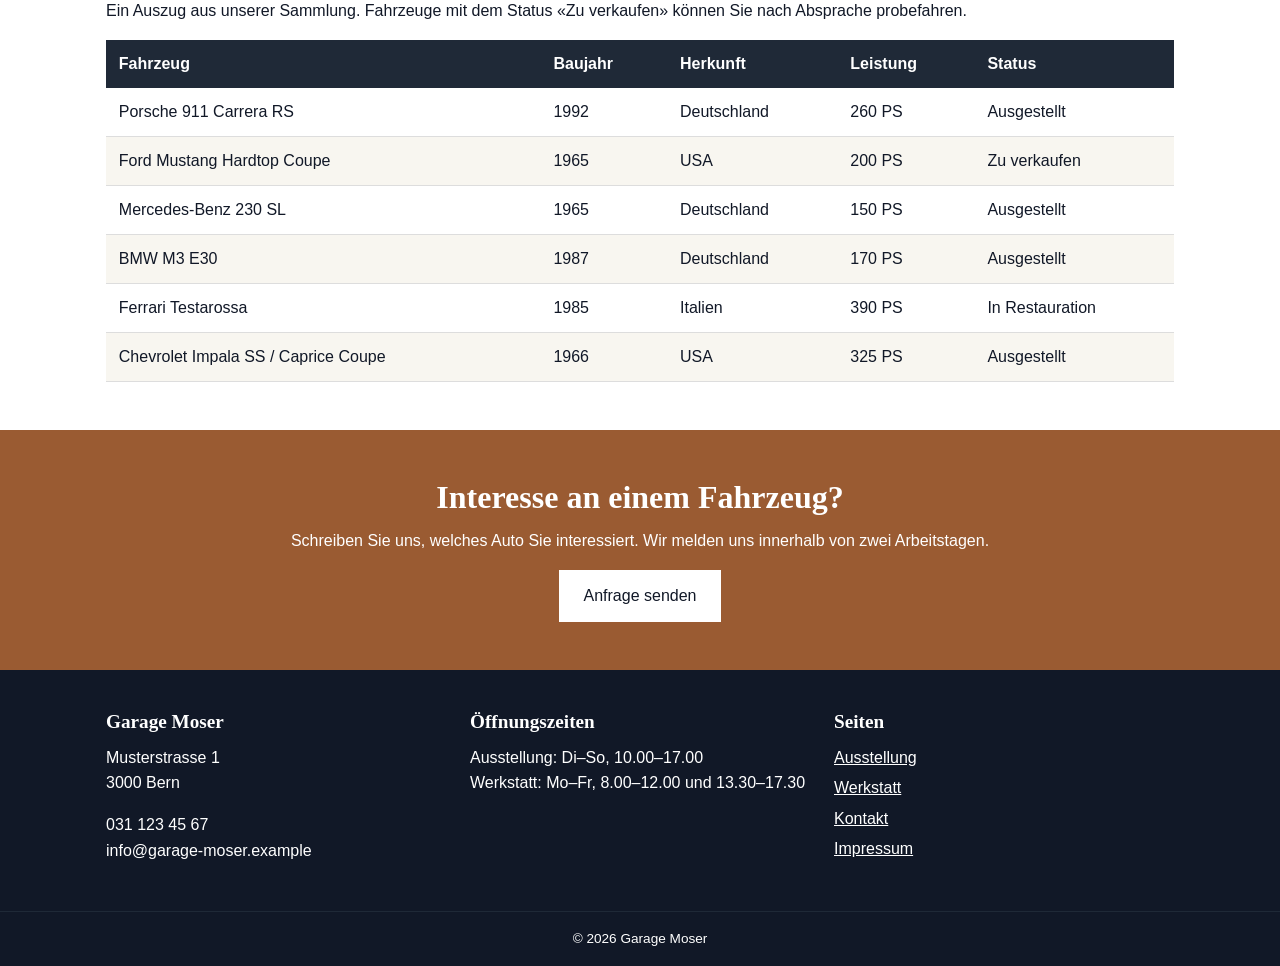
<file: Teil_3/katalog.html>
<!doctype html>
<html lang="de">
  <head>
    <meta charset="UTF-8" />
    <meta name="viewport" content="width=device-width, initial-scale=1.0" />
    <meta
      name="description"
      content="Die Exponate der Oldtimer-Ausstellung der Garage Moser mit Baujahr, Herkunft und Leistung."
    />
    <title>Ausstellung – Garage Moser</title>
    <link rel="stylesheet" href="css/style.css" />
    <script src="js/main.js" defer></script>
  </head>
  <body>
    <header class="kopf">
      <div class="behaelter kopf-inhalt">
        <a href="index.html" class="logo">Garage Moser</a>

        <button
          class="menu-knopf"
          type="button"
          aria-expanded="false"
          aria-controls="hauptnav"
        >
          Menü
        </button>

        <nav class="hauptnav" id="hauptnav">
          <ul>
            <li><a href="index.html">Start</a></li>
            <li><a href="katalog.html" class="aktiv">Ausstellung</a></li>
            <li><a href="galerie.html">Galerie</a></li>
            <li><a href="service.html">Werkstatt</a></li>
            <li><a href="geschichte.html">Geschichte</a></li>
            <li><a href="kontakt.html">Kontakt</a></li>
          </ul>
        </nav>
        <button onclick="toggleTheme()" class="theme-btn">Farbschema</button>
      </div>
    </header>

    <main>
      <section class="seitentitel">
        <div class="behaelter">
          <h1>Die Ausstellung</h1>
          <p>
            Unsere Halle zeigt Fahrzeuge aus fünf Jahrzehnten. Alle Autos sind
            fahrbereit, und die meisten wurden in unserer eigenen Werkstatt
            restauriert.
          </p>
        </div>
      </section>

      <section class="abschnitt">
        <div class="behaelter">
          <h2>Öffnungszeiten und Eintritt</h2>
          <div class="spalten">
            <div class="box">
              <h3>Öffnungszeiten</h3>
              <p>
                Dienstag bis Sonntag<br />10.00–17.00 Uhr<br />Montag
                geschlossen
              </p>
            </div>
            <div class="box">
              <h3>Eintritt</h3>
              <p>
                Erwachsene: CHF 14<br />Lernende, Studierende, AHV: CHF 10<br />Kinder
                bis 16 Jahre: gratis
              </p>
            </div>
            <div class="box">
              <h3>Führung</h3>
              <p>
                Jeden Samstag um 14.00 Uhr, Dauer etwa eine Stunde. Zusätzlich
                zum Eintritt CHF 8, Gruppen auf Anfrage.
              </p>
            </div>
          </div>
        </div>
      </section>

      <section class="abschnitt grau">
        <div class="behaelter">
          <h2>Ausgewählte Exponate</h2>
          <div class="spalten">
            <article class="karte">
              <img src="img/porsche.jpg" alt="Porsche 911" />
              <div class="karte-text">
                <h3>Porsche 911 Carrera RS</h3>
                <p class="daten">Deutschland, 6 Zylinder, 260 PS</p>
                <p class="etikett">Ausgestellt</p>
              </div>
            </article>
            <article class="karte">
              <img src="img/mustang.jpg" alt="Ford Mustang" />
              <div class="karte-text">
                <h3>Ford Mustang Hardtop Coupe</h3>
                <p class="daten">USA, 8 Zylinder, 200 PS</p>
                <p class="etikett">Zu verkaufen</p>
              </div>
            </article>
            <article class="karte">
              <img src="img/mercedes.jpg" alt="Mercedes-Benz" />
              <div class="karte-text">
                <h3>Mercedes-Benz 230 SL</h3>
                <p class="daten">Deutschland, 6 Zylinder, 150 PS</p>
                <p class="etikett">Ausgestellt</p>
              </div>
            </article>
            <article class="karte">
              <img src="img/bmw.jpg" alt="BMW M3" />
              <div class="karte-text">
                <h3>BMW M3 E30</h3>
                <p class="daten">Deutschland, 6 Zylinder, 170 PS</p>
                <p class="etikett">Ausgestellt</p>
              </div>
            </article>
            <article class="karte">
              <img src="img/ferrari.jpg" alt="Ferrari Testarossa" />
              <div class="karte-text">
                <h3>Ferrari Testarossa</h3>
                <p class="daten">Italien, 12 Zylinder, 390 PS</p>
                <p class="etikett">In Restauration</p>
              </div>
            </article>
            <article class="karte">
              <img src="img/chevrolet.jpg" alt="Chevrolet" />
              <div class="karte-text">
                <h3>Chevrolet Impala SS / Caprice Coupe</h3>
                <p class="daten">USA, 8 Zylinder, 325 PS</p>
                <p class="etikett">Ausgestellt</p>
              </div>
            </article>
          </div>
        </div>
      </section>

      <section class="abschnitt">
        <div class="behaelter">
          <h2>Unsere Fahrzeuge im Überblick</h2>
          <p>
            Ein Auszug aus unserer Sammlung. Fahrzeuge mit dem Status «Zu
            verkaufen» können Sie nach Absprache probefahren.
          </p>
          <div class="tabelle-box">
            <table>
              <thead>
                <tr>
                  <th>Fahrzeug</th>
                  <th>Baujahr</th>
                  <th>Herkunft</th>
                  <th>Leistung</th>
                  <th>Status</th>
                </tr>
              </thead>
              <tbody>
                <tr>
                  <td>Porsche 911 Carrera RS</td>
                  <td>1992</td>
                  <td>Deutschland</td>
                  <td>260 PS</td>
                  <td>Ausgestellt</td>
                </tr>
                <tr>
                  <td>Ford Mustang Hardtop Coupe</td>
                  <td>1965</td>
                  <td>USA</td>
                  <td>200 PS</td>
                  <td>Zu verkaufen</td>
                </tr>
                <tr>
                  <td>Mercedes-Benz 230 SL</td>
                  <td>1965</td>
                  <td>Deutschland</td>
                  <td>150 PS</td>
                  <td>Ausgestellt</td>
                </tr>
                <tr>
                  <td>BMW M3 E30</td>
                  <td>1987</td>
                  <td>Deutschland</td>
                  <td>170 PS</td>
                  <td>Ausgestellt</td>
                </tr>
                <tr>
                  <td>Ferrari Testarossa</td>
                  <td>1985</td>
                  <td>Italien</td>
                  <td>390 PS</td>
                  <td>In Restauration</td>
                </tr>
                <tr>
                  <td>Chevrolet Impala SS / Caprice Coupe</td>
                  <td>1966</td>
                  <td>USA</td>
                  <td>325 PS</td>
                  <td>Ausgestellt</td>
                </tr>
              </tbody>
            </table>
          </div>
        </div>
      </section>

      <section class="abschnitt braun">
        <div class="behaelter mitte">
          <h2>Interesse an einem Fahrzeug?</h2>
          <p>
            Schreiben Sie uns, welches Auto Sie interessiert. Wir melden uns
            innerhalb von zwei Arbeitstagen.
          </p>
          <a href="kontakt.html" class="knopf hell">Anfrage senden</a>
        </div>
      </section>
    </main>

    <footer class="fuss">
      <div class="behaelter fuss-inhalt">
        <div>
          <h3>Garage Moser</h3>
          <p>Musterstrasse 1<br />3000 Bern</p>
          <p>031 123 45 67<br />info@garage-moser.example</p>
        </div>
        <div>
          <h3>Öffnungszeiten</h3>
          <p>
            Ausstellung: Di–So, 10.00–17.00<br />Werkstatt: Mo–Fr, 8.00–12.00
            und 13.30–17.30
          </p>
        </div>
        <div>
          <h3>Seiten</h3>
          <ul>
            <li><a href="katalog.html">Ausstellung</a></li>
            <li><a href="service.html">Werkstatt</a></li>
            <li><a href="kontakt.html">Kontakt</a></li>
            <li><a href="impressum.html">Impressum</a></li>
          </ul>
        </div>
      </div>
      <p class="fuss-unten">© 2026 Garage Moser</p>
    </footer>
  </body>
</html>
</file>
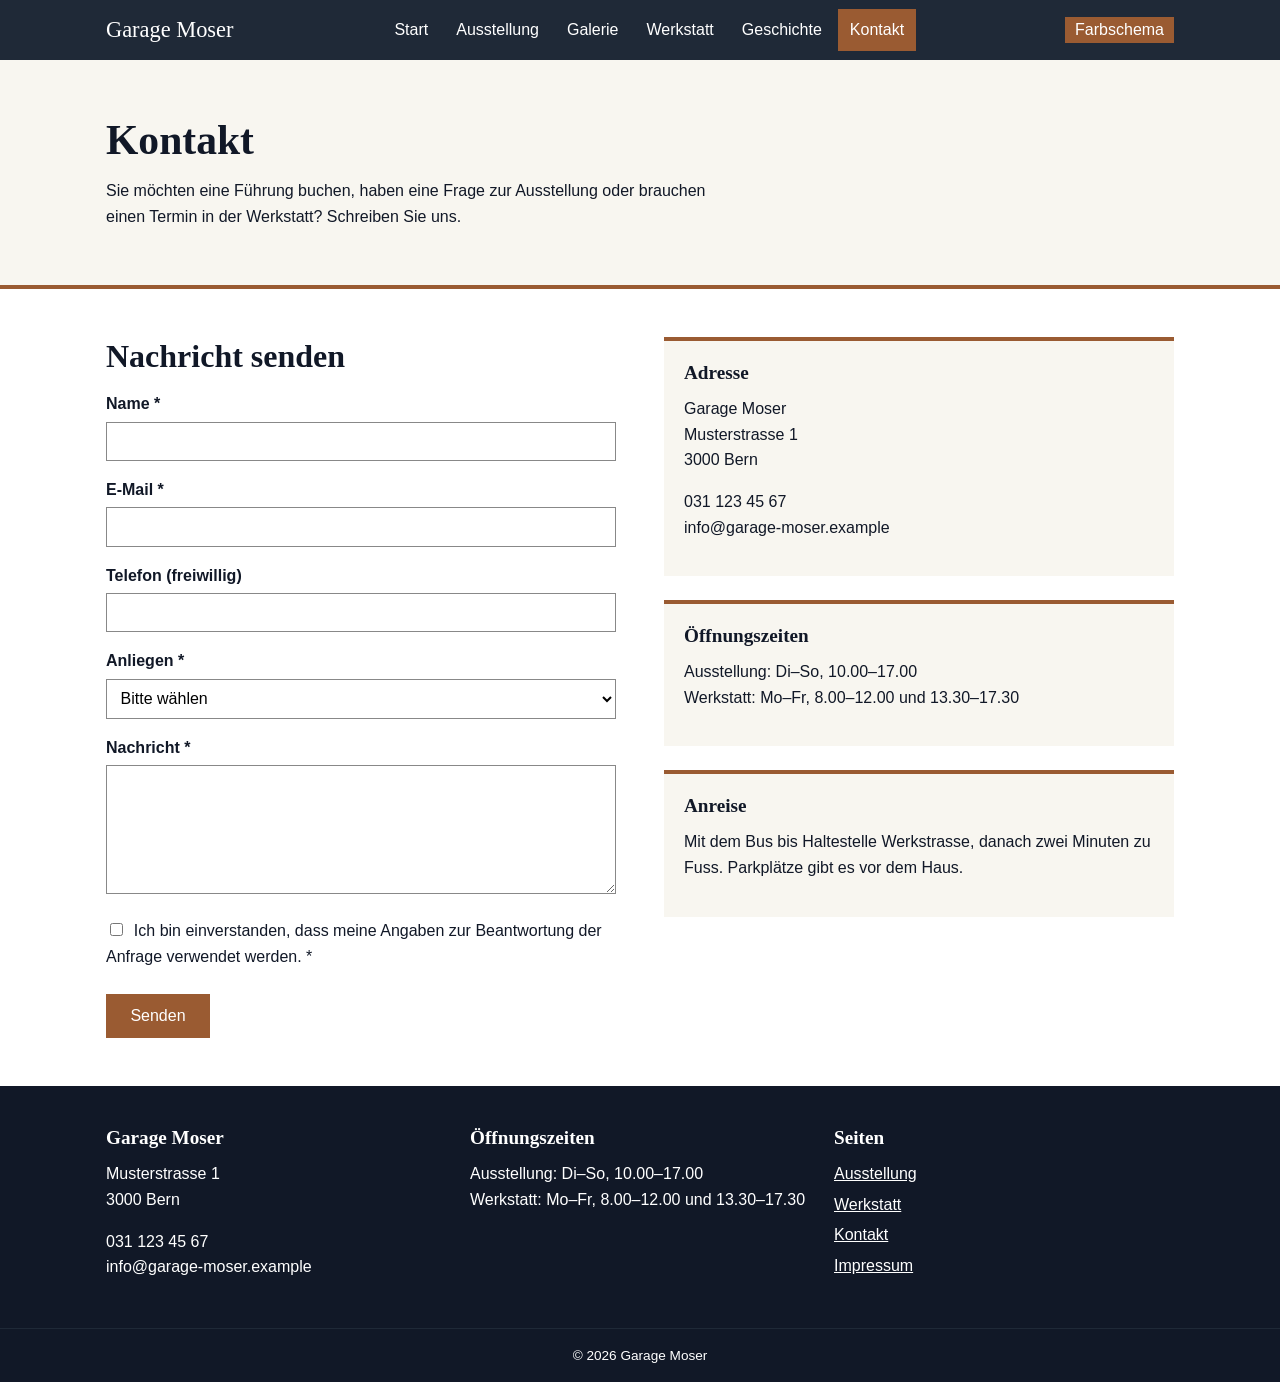
<file: Teil_3/kontakt.html>
<!doctype html>
<html lang="de">
  <head>
    <meta charset="UTF-8" />
    <meta name="viewport" content="width=device-width, initial-scale=1.0" />
    <meta
      name="description"
      content="Kontakt zur Garage Moser in Bern: Führung buchen, Fragen zur Ausstellung oder Werkstatttermin."
    />
    <title>Kontakt – Garage Moser</title>
    <link rel="stylesheet" href="css/style.css" />
    <script src="js/main.js" defer></script>
  </head>
  <body>
    <header class="kopf">
      <div class="behaelter kopf-inhalt">
        <a href="index.html" class="logo">Garage Moser</a>

        <button
          class="menu-knopf"
          type="button"
          aria-expanded="false"
          aria-controls="hauptnav"
        >
          Menü
        </button>

        <nav class="hauptnav" id="hauptnav">
          <ul>
            <li><a href="index.html">Start</a></li>
            <li><a href="katalog.html">Ausstellung</a></li>
            <li><a href="galerie.html">Galerie</a></li>
            <li><a href="service.html">Werkstatt</a></li>
            <li><a href="geschichte.html">Geschichte</a></li>
            <li><a href="kontakt.html" class="aktiv">Kontakt</a></li>
          </ul>
        </nav>
        <button onclick="toggleTheme()" class="theme-btn">Farbschema</button>
      </div>
    </header>

    <main>
      <section class="seitentitel">
        <div class="behaelter">
          <h1>Kontakt</h1>
          <p>
            Sie möchten eine Führung buchen, haben eine Frage zur Ausstellung
            oder brauchen einen Termin in der Werkstatt? Schreiben Sie uns.
          </p>
        </div>
      </section>

      <section class="abschnitt">
        <div class="behaelter zwei-spalten oben">
          <form class="kontakt-formular" action="#" method="post">
            <h2>Nachricht senden</h2>

            <label for="name">Name *</label>
            <input type="text" id="name" name="name" minlength="2" required />

            <label for="email">E-Mail *</label>
            <input type="email" id="email" name="email" required />

            <label for="telefon">Telefon (freiwillig)</label>
            <input
              type="tel"
              id="telefon"
              name="telefon"
              pattern="[0-9 +]{9,16}"
              title="Nur Ziffern, Leerzeichen und +, mindestens 9 Zeichen"
            />

            <label for="anliegen">Anliegen *</label>
            <select id="anliegen" name="anliegen" required>
              <option value="" disabled selected>Bitte wählen</option>
              <option>Führung buchen</option>
              <option>Gruppenbesuch</option>
              <option>Frage zur Ausstellung</option>
              <option>Termin in der Werkstatt</option>
              <option>Interesse an einem Fahrzeug</option>
            </select>

            <label for="nachricht">Nachricht *</label>
            <textarea
              id="nachricht"
              name="nachricht"
              rows="6"
              minlength="10"
              required
            ></textarea>

            <label class="einverstanden">
              <input type="checkbox" name="einverstanden" required />
              Ich bin einverstanden, dass meine Angaben zur Beantwortung der
              Anfrage verwendet werden. *
            </label>

            <button type="submit" class="knopf">Senden</button>
            <p class="meldung" hidden></p>
          </form>

          <div>
            <div class="box">
              <h3>Adresse</h3>
              <p>Garage Moser<br />Musterstrasse 1<br />3000 Bern</p>
              <p>031 123 45 67<br />info@garage-moser.example</p>
            </div>
            <div class="box">
              <h3>Öffnungszeiten</h3>
              <p>
                Ausstellung: Di–So, 10.00–17.00<br />Werkstatt: Mo–Fr,
                8.00–12.00 und 13.30–17.30
              </p>
            </div>
            <div class="box">
              <h3>Anreise</h3>
              <p>
                Mit dem Bus bis Haltestelle Werkstrasse, danach zwei Minuten zu
                Fuss. Parkplätze gibt es vor dem Haus.
              </p>
            </div>
          </div>
        </div>
      </section>
    </main>

    <footer class="fuss">
      <div class="behaelter fuss-inhalt">
        <div>
          <h3>Garage Moser</h3>
          <p>Musterstrasse 1<br />3000 Bern</p>
          <p>031 123 45 67<br />info@garage-moser.example</p>
        </div>
        <div>
          <h3>Öffnungszeiten</h3>
          <p>
            Ausstellung: Di–So, 10.00–17.00<br />Werkstatt: Mo–Fr, 8.00–12.00
            und 13.30–17.30
          </p>
        </div>
        <div>
          <h3>Seiten</h3>
          <ul>
            <li><a href="katalog.html">Ausstellung</a></li>
            <li><a href="service.html">Werkstatt</a></li>
            <li><a href="kontakt.html">Kontakt</a></li>
            <li><a href="impressum.html">Impressum</a></li>
          </ul>
        </div>
      </div>
      <p class="fuss-unten">© 2026 Garage Moser</p>
    </footer>
  </body>
</html>
</file>
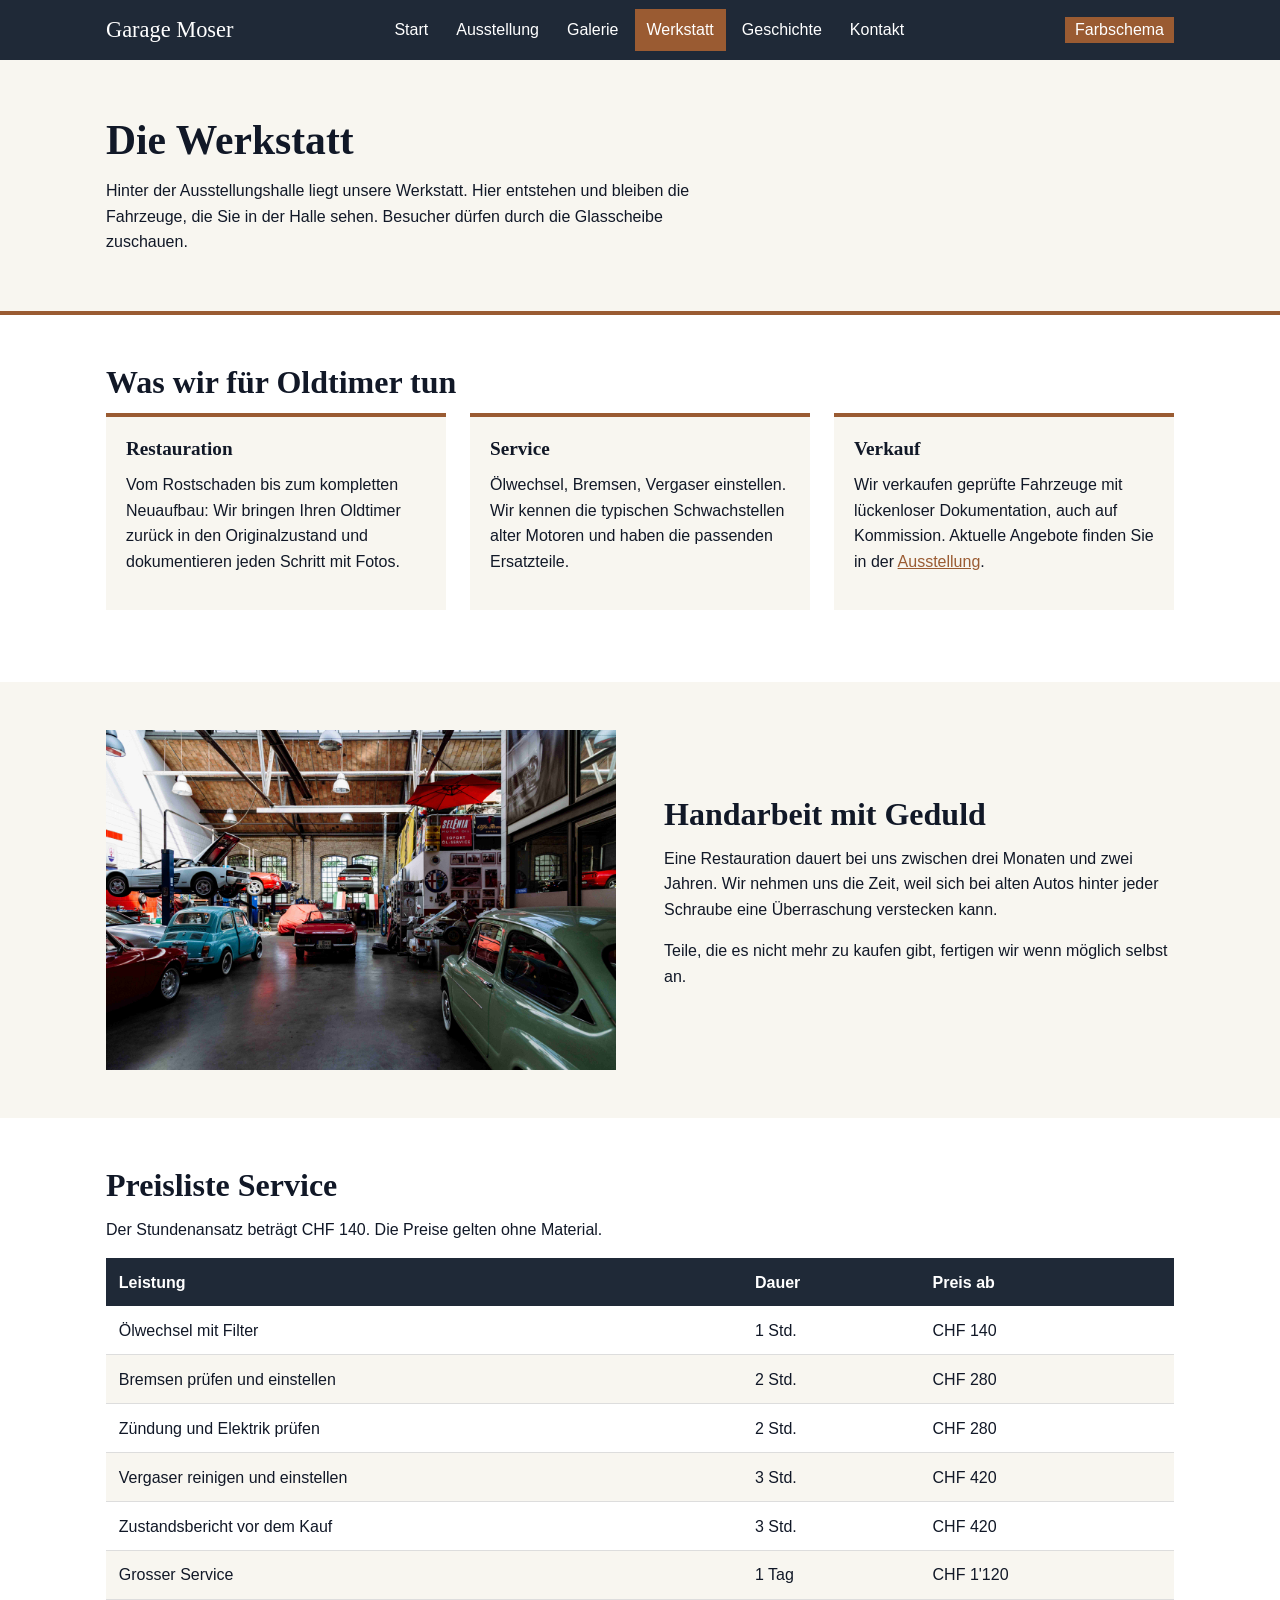
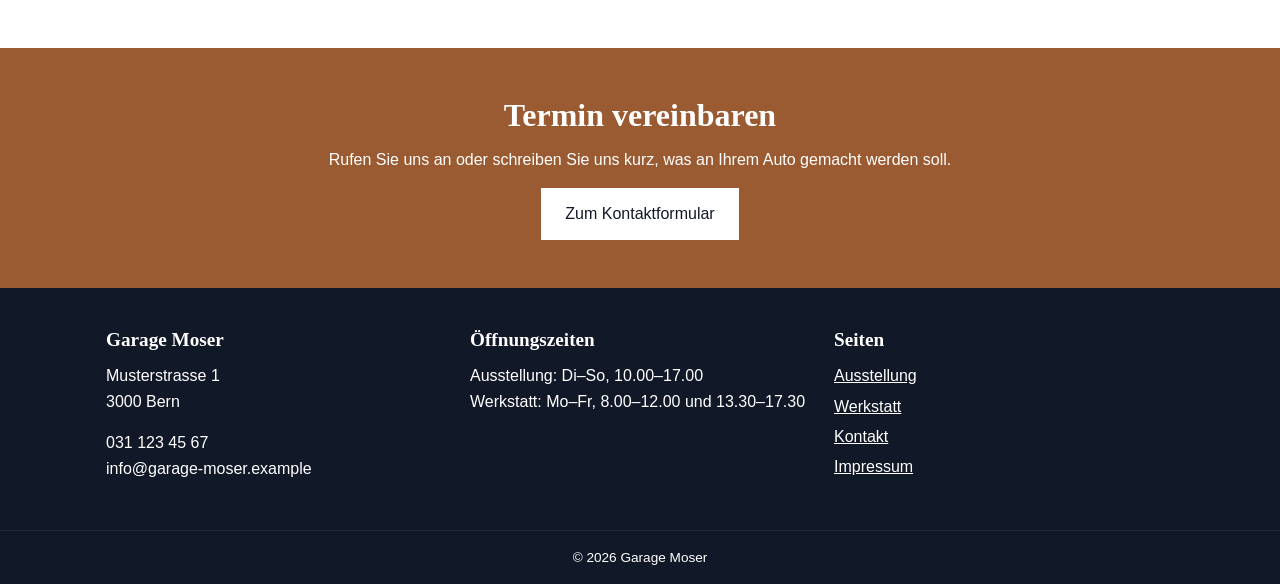
<file: Teil_3/service.html>
<!doctype html>
<html lang="de">
  <head>
    <meta charset="UTF-8" />
    <meta name="viewport" content="width=device-width, initial-scale=1.0" />
    <meta
      name="description"
      content="Die Werkstatt der Garage Moser: Restauration, Service und Verkauf von Oldtimern in Bern."
    />
    <title>Werkstatt – Garage Moser</title>
    <link rel="stylesheet" href="css/style.css" />
    <script src="js/main.js" defer></script>
  </head>
  <body>
    <header class="kopf">
      <div class="behaelter kopf-inhalt">
        <a href="index.html" class="logo">Garage Moser</a>

        <button
          class="menu-knopf"
          type="button"
          aria-expanded="false"
          aria-controls="hauptnav"
        >
          Menü
        </button>

        <nav class="hauptnav" id="hauptnav">
          <ul>
            <li><a href="index.html">Start</a></li>
            <li><a href="katalog.html">Ausstellung</a></li>
            <li><a href="galerie.html">Galerie</a></li>
            <li><a href="service.html" class="aktiv">Werkstatt</a></li>
            <li><a href="geschichte.html">Geschichte</a></li>
            <li><a href="kontakt.html">Kontakt</a></li>
          </ul>
        </nav>
        <button onclick="toggleTheme()" class="theme-btn">Farbschema</button>
      </div>
    </header>

    <main>
      <section class="seitentitel">
        <div class="behaelter">
          <h1>Die Werkstatt</h1>
          <p>
            Hinter der Ausstellungshalle liegt unsere Werkstatt. Hier entstehen
            und bleiben die Fahrzeuge, die Sie in der Halle sehen. Besucher
            dürfen durch die Glasscheibe zuschauen.
          </p>
        </div>
      </section>

      <section class="abschnitt">
        <div class="behaelter">
          <h2>Was wir für Oldtimer tun</h2>
          <div class="spalten">
            <div class="box">
              <h3>Restauration</h3>
              <p>
                Vom Rostschaden bis zum kompletten Neuaufbau: Wir bringen Ihren
                Oldtimer zurück in den Originalzustand und dokumentieren jeden
                Schritt mit Fotos.
              </p>
            </div>
            <div class="box">
              <h3>Service</h3>
              <p>
                Ölwechsel, Bremsen, Vergaser einstellen. Wir kennen die
                typischen Schwachstellen alter Motoren und haben die passenden
                Ersatzteile.
              </p>
            </div>
            <div class="box">
              <h3>Verkauf</h3>
              <p>
                Wir verkaufen geprüfte Fahrzeuge mit lückenloser Dokumentation,
                auch auf Kommission. Aktuelle Angebote finden Sie in der
                <a href="katalog.html">Ausstellung</a>.
              </p>
            </div>
          </div>
        </div>
      </section>

      <section class="abschnitt grau">
        <div class="behaelter zwei-spalten">
          <img src="img/werkstatt.jpg" alt="Werkstatt" />
          <div>
            <h2>Handarbeit mit Geduld</h2>
            <p>
              Eine Restauration dauert bei uns zwischen drei Monaten und zwei
              Jahren. Wir nehmen uns die Zeit, weil sich bei alten Autos hinter
              jeder Schraube eine Überraschung verstecken kann.
            </p>
            <p>
              Teile, die es nicht mehr zu kaufen gibt, fertigen wir wenn möglich
              selbst an.
            </p>
          </div>
        </div>
      </section>

      <section class="abschnitt">
        <div class="behaelter">
          <h2>Preisliste Service</h2>
          <p>
            Der Stundenansatz beträgt CHF 140. Die Preise gelten ohne Material.
          </p>
          <div class="tabelle-box">
            <table>
              <thead>
                <tr>
                  <th>Leistung</th>
                  <th>Dauer</th>
                  <th>Preis ab</th>
                </tr>
              </thead>
              <tbody>
                <tr>
                  <td>Ölwechsel mit Filter</td>
                  <td>1 Std.</td>
                  <td>CHF 140</td>
                </tr>
                <tr>
                  <td>Bremsen prüfen und einstellen</td>
                  <td>2 Std.</td>
                  <td>CHF 280</td>
                </tr>
                <tr>
                  <td>Zündung und Elektrik prüfen</td>
                  <td>2 Std.</td>
                  <td>CHF 280</td>
                </tr>
                <tr>
                  <td>Vergaser reinigen und einstellen</td>
                  <td>3 Std.</td>
                  <td>CHF 420</td>
                </tr>
                <tr>
                  <td>Zustandsbericht vor dem Kauf</td>
                  <td>3 Std.</td>
                  <td>CHF 420</td>
                </tr>
                <tr>
                  <td>Grosser Service</td>
                  <td>1 Tag</td>
                  <td>CHF 1'120</td>
                </tr>
              </tbody>
            </table>
          </div>
        </div>
      </section>

      <section class="abschnitt braun">
        <div class="behaelter mitte">
          <h2>Termin vereinbaren</h2>
          <p>
            Rufen Sie uns an oder schreiben Sie uns kurz, was an Ihrem Auto
            gemacht werden soll.
          </p>
          <a href="kontakt.html" class="knopf hell">Zum Kontaktformular</a>
        </div>
      </section>
    </main>

    <footer class="fuss">
      <div class="behaelter fuss-inhalt">
        <div>
          <h3>Garage Moser</h3>
          <p>Musterstrasse 1<br />3000 Bern</p>
          <p>031 123 45 67<br />info@garage-moser.example</p>
        </div>
        <div>
          <h3>Öffnungszeiten</h3>
          <p>
            Ausstellung: Di–So, 10.00–17.00<br />Werkstatt: Mo–Fr, 8.00–12.00
            und 13.30–17.30
          </p>
        </div>
        <div>
          <h3>Seiten</h3>
          <ul>
            <li><a href="katalog.html">Ausstellung</a></li>
            <li><a href="service.html">Werkstatt</a></li>
            <li><a href="kontakt.html">Kontakt</a></li>
            <li><a href="impressum.html">Impressum</a></li>
          </ul>
        </div>
      </div>
      <p class="fuss-unten">© 2026 Garage Moser</p>
    </footer>
  </body>
</html>
</file>
<file: Teil_2/custom.css>
:root {
  --dark-blue: rgb(3, 0, 21) !important;
}

.w3-black {
  background-color: var(--dark-blue) !important;
}

.Boat {
  background-size: 100% 100%;
  max-width: 100%;
  height: auto;
}

iframe {
  width: 100%;
  height: 200px;
  border: 0;
}

.modal {
  display: none; /* Hidden by default */
  position: fixed; /* Stay in place */
  z-index: 1; /* Sit on top */
  left: 0;
  top: 0;
  width: 100%; /* Full width */
  height: 100%; /* Full height */
  overflow: auto; /* Enable scroll if needed */
  background-color: rgb(0, 0, 0); /* Fallback color */
  background-color: rgba(0, 0, 0, 0.4); /* Black w/ opacity */
  -webkit-animation-name: fadeIn; /* Fade in the background */
  -webkit-animation-duration: 0.4s;
  animation-name: fadeIn;
  animation-duration: 0.4s;
}

/* Modal Content */
.modal-content {
  position: fixed;
  bottom: 0;
  background-color: var(--dark-blue);
  width: 100%;
  -webkit-animation-name: slideIn;
  -webkit-animation-duration: 0.4s;
  animation-name: slideIn;
  animation-duration: 0.4s;
}

/* The Close Button */
.close {
  color: black;
  float: right;
  font-size: 28px;
  font-weight: bold;
}

.close:hover,
.close:focus {
  color: #000;
  text-decoration: none;
  cursor: pointer;
}

.modal-header {
  padding: 2px 16px;
  background-color: lightgray;
  color: black;
}

.modal-body {
  padding: 2px 16px;
}

@-webkit-keyframes slideIn {
  from {
    bottom: -300px;
    opacity: 0;
  }
  to {
    bottom: 0;
    opacity: 1;
  }
}

@keyframes slideIn {
  from {
    bottom: -300px;
    opacity: 0;
  }
  to {
    bottom: 0;
    opacity: 1;
  }
}

@-webkit-keyframes fadeIn {
  from {
    opacity: 0;
  }
  to {
    opacity: 1;
  }
}

@keyframes fadeIn {
  from {
    opacity: 0;
  }
  to {
    opacity: 1;
  }
}

@media only screen and (max-width: 750px) {
  .Boat {
    display: none;
  }

  .nav {
    display: contents;
  }
}
</file>
<file: Teil_3/css/style.css>
:root {
  --navy-blue: #1f2937;
  --black: #111827;
  --white: #fff;
  --gray: #f8f6f0;
  --brown: #9a5b32;
}

.theme-garage {
  --navy-blue: #26262a;
  --gray: #f8f6f0;
  --black: #18181a;
  --brown: #8b0000;
  --white: #ffffff;
  --highlight: #c93b3b;
}

* {
  box-sizing: border-box;
}

body {
  margin: 0;
  font-family: Arial, Helvetica, sans-serif;
  font-size: 1rem;
  line-height: 1.6;
  color: var(--black);
  background-color: var(--white);
}

h1,
h2,
h3 {
  font-family: Georgia, "Times New Roman", serif;
  line-height: 1.2;
  margin: 0 0 0.75rem;
}

h1 {
  font-size: 2rem;
}
h2 {
  font-size: 1.6rem;
}
h3 {
  font-size: 1.2rem;
}

p {
  margin: 0 0 1rem;
}

a {
  color: var(--brown);
}

img {
  display: block;
  max-width: 100%;
}

ul {
  list-style: none;
  margin: 0;
  padding: 0;
}

.behaelter {
  max-width: 1100px;
  margin: 0 auto;
  padding: 0 1rem;
}

.text-schmal {
  max-width: 700px;
}

.mitte {
  text-align: center;
}

/* Header und Navigation */

.kopf {
  background-color: var(--navy-blue);
  position: relative;
}

.kopf-inhalt {
  display: flex;
  justify-content: space-between;
  align-items: center;
  min-height: 60px;
}

.logo {
  font-family: Georgia, "Times New Roman", serif;
  font-size: 1.4rem;
  color: var(--white);
  text-decoration: none;
}

.menu-knopf {
  font-size: 1rem;
  padding: 0.4rem 0.9rem;
  color: var(--white);
  background-color: transparent;
  border: hidden;
  cursor: pointer;
}

.hauptnav {
  display: none;
  position: absolute;
  top: 100%;
  left: 0;
  right: 0;
  background-color: var(--navy-blue);
  border-top: 1px solid var(--brown);
  z-index: 10;
}

.hauptnav.offen {
  display: block;
}

.hauptnav a {
  display: block;
  padding: 0.9rem 1rem;
  color: var(--white);
  text-decoration: none;
  border-bottom: 1px solid var(--black);
}

.hauptnav a:hover,
.hauptnav a.aktiv {
  background-color: var(--brown);
}

/* Hero (Startseite) */

.hero {
  padding: 3rem 0;
  background: url("../img/hero.jpg") center / cover;
}

.hero-text {
  max-width: 460px;
  padding: 1.5rem;
  color: var(--white);
  background-color: var(--navy-blue);
}

.hero-text p {
  font-size: 1.1rem;
}

/* Seitentitel (Unterseiten) */

.seitentitel {
  padding: 2.5rem 0;
  background-color: var(--gray);
  border-bottom: 4px solid var(--brown);
}

.seitentitel p {
  max-width: 640px;
  margin: 0;
}

/* Abschnitte */

.abschnitt {
  padding: 3rem 0;
}

.grau {
  background-color: var(--gray);
}

.braun {
  color: var(--white);
  background-color: var(--brown);
}

/* Knöpfe */

.knopf {
  display: inline-block;
  padding: 0.7rem 1.4rem;
  font-family: inherit;
  font-size: 1rem;
  color: var(--white);
  background-color: var(--brown);
  text-decoration: none;
  border: 2px solid var(--brown);
  cursor: pointer;
}

.knopf:hover {
  background-color: var(--black);
  border-color: var(--black);
}

.knopf.hell {
  color: var(--black);
  background-color: var(--white);
  border-color: var(--white);
}

.knopf.hell:hover {
  color: var(--white);
  background-color: var(--black);
  border-color: var(--black);
}

/* Spalten und Boxen */

.spalten {
  display: grid;
  grid-template-columns: 1fr;
  gap: 1.5rem;
  margin-bottom: 1.5rem;
}

.box {
  padding: 1.25rem;
  margin-bottom: 1.5rem;
  background-color: var(--gray);
  border-top: 4px solid var(--brown);
}

.spalten .box {
  margin-bottom: 0;
}

.grau .box {
  background-color: var(--white);
}

.zwei-spalten {
  display: grid;
  grid-template-columns: 1fr;
  gap: 1.5rem;
  align-items: center;
}

.zwei-spalten.oben {
  align-items: start;
}

.zwei-spalten img {
  width: 100%;
  height: 260px;
  object-fit: cover;
}

/* Fahrzeugkarten */

.karte {
  background-color: var(--white);
  border: 1px solid #ddd;
}

.karte img {
  width: 100%;
  height: 200px;
  object-fit: cover;
}

.karte-text {
  padding: 1rem;
}

.daten {
  margin-bottom: 0.5rem;
}

.etikett {
  margin: 0;
  font-size: 0.9rem;
  font-weight: bold;
  color: var(--brown);
}

/* Tabellen */

.tabelle-box {
  overflow-x: auto;
}

table {
  width: 100%;
  min-width: 520px;
  border-collapse: collapse;
}

th,
td {
  padding: 0.7rem 0.8rem;
  text-align: left;
}

th {
  color: var(--white);
  background-color: var(--navy-blue);
}

tbody tr:nth-child(even) {
  background-color: var(--gray);
}

td {
  border-bottom: 1px solid #ddd;
}

/* Zeitstrahl (Geschichte) */

.zeitstrahl li {
  padding: 0 0 1.5rem 1rem;
  border-left: 3px solid var(--brown);
}

.zeitstrahl li:last-child {
  padding-bottom: 0;
}

.zeitstrahl strong {
  display: block;
  font-family: Georgia, "Times New Roman", serif;
  font-size: 1.2rem;
  color: var(--brown);
}

/* Galerie */

.galerie {
  display: grid;
  grid-template-columns: repeat(2, 1fr);
  gap: 0.75rem;
}

.galerie button {
  display: block;
  padding: 0;
  background: none;
  border: none;
  cursor: pointer;
}

.galerie img {
  width: 100%;
  height: 150px;
  object-fit: cover;
}

.galerie button:hover img {
  opacity: 0.8;
}

.grossbild {
  max-width: 95vw;
  padding: 0;
  text-align: center;
  background-color: var(--black);
  border: none;
}

.grossbild::backdrop {
  background-color: rgba(17, 24, 39, 0.85);
}

.grossbild img {
  max-width: 90vw;
  max-height: 75vh;
  margin: 0 auto;
}

.schliessen {
  margin: 0.75rem;
  padding: 0.5rem 1.2rem;
  font-size: 1rem;
  color: var(--white);
  background-color: var(--brown);
  border: none;
  cursor: pointer;
}

/* Kontaktformular */

.kontakt-formular label {
  display: block;
  margin: 1rem 0 0.3rem;
  font-weight: bold;
}

.kontakt-formular input,
.kontakt-formular select,
.kontakt-formular textarea {
  width: 100%;
  padding: 0.6rem;
  font-family: inherit;
  font-size: 1rem;
  border: 1px solid #888;
  background-color: var(--white);
}

.kontakt-formular input:focus,
.kontakt-formular select:focus,
.kontakt-formular textarea:focus {
  outline: 2px solid var(--brown);
}

.kontakt-formular .einverstanden {
  font-weight: normal;
}

.kontakt-formular .einverstanden input {
  width: auto;
  margin-right: 0.4rem;
}

.kontakt-formular .knopf {
  margin-top: 1.25rem;
}

.meldung {
  margin-top: 1rem;
  padding: 0.8rem;
  background-color: var(--gray);
  border-left: 4px solid var(--brown);
}

/* Impressum */

.text-schmal h2 {
  margin-top: 2rem;
  font-size: 1.3rem;
}

.text-schmal h2:first-child {
  margin-top: 0;
}

/* Footer */

.fuss {
  padding-top: 2.5rem;
  color: var(--white);
  background-color: var(--black);
}

.fuss-inhalt {
  display: grid;
  grid-template-columns: 1fr;
  gap: 1.5rem;
}

.fuss a {
  color: var(--white);
}

.fuss li {
  margin-bottom: 0.3rem;
}

.fuss-unten {
  margin: 2rem 0 0;
  padding: 1rem;
  text-align: center;
  font-size: 0.85rem;
  border-top: 1px solid var(--navy-blue);
}
.theme-btn {
  background: none;
  background-color: var(--brown);
  border: hidden;
  color: var(--white);
  padding: 4px 10px;
  display: flex;
  justify-content: flex-end;
  cursor: pointer;
  font-size: 1rem;
}

/* Desktop */

@media (min-width: 800px) {
  h1 {
    font-size: 2.6rem;
  }
  h2 {
    font-size: 2rem;
  }

  .menu-knopf {
    display: none;
  }

  .hauptnav {
    display: block;
    position: static;
    background-color: transparent;
    border-top: none;
  }

  .hauptnav ul {
    display: flex;
    gap: 0.25rem;
  }

  .hauptnav a {
    padding: 0.5rem 0.75rem;
    border-bottom: none;
  }

  .hero {
    padding: 6rem 0;
  }

  .seitentitel {
    padding: 3.5rem 0;
  }

  .spalten {
    grid-template-columns: repeat(3, 1fr);
  }

  .zwei-spalten {
    grid-template-columns: 1fr 1fr;
    gap: 3rem;
  }

  .zwei-spalten img {
    height: 340px;
  }

  .galerie {
    grid-template-columns: repeat(4, 1fr);
    gap: 1rem;
  }

  .galerie img {
    height: 200px;
  }

  .fuss-inhalt {
    grid-template-columns: repeat(3, 1fr);
  }
}
</file>
